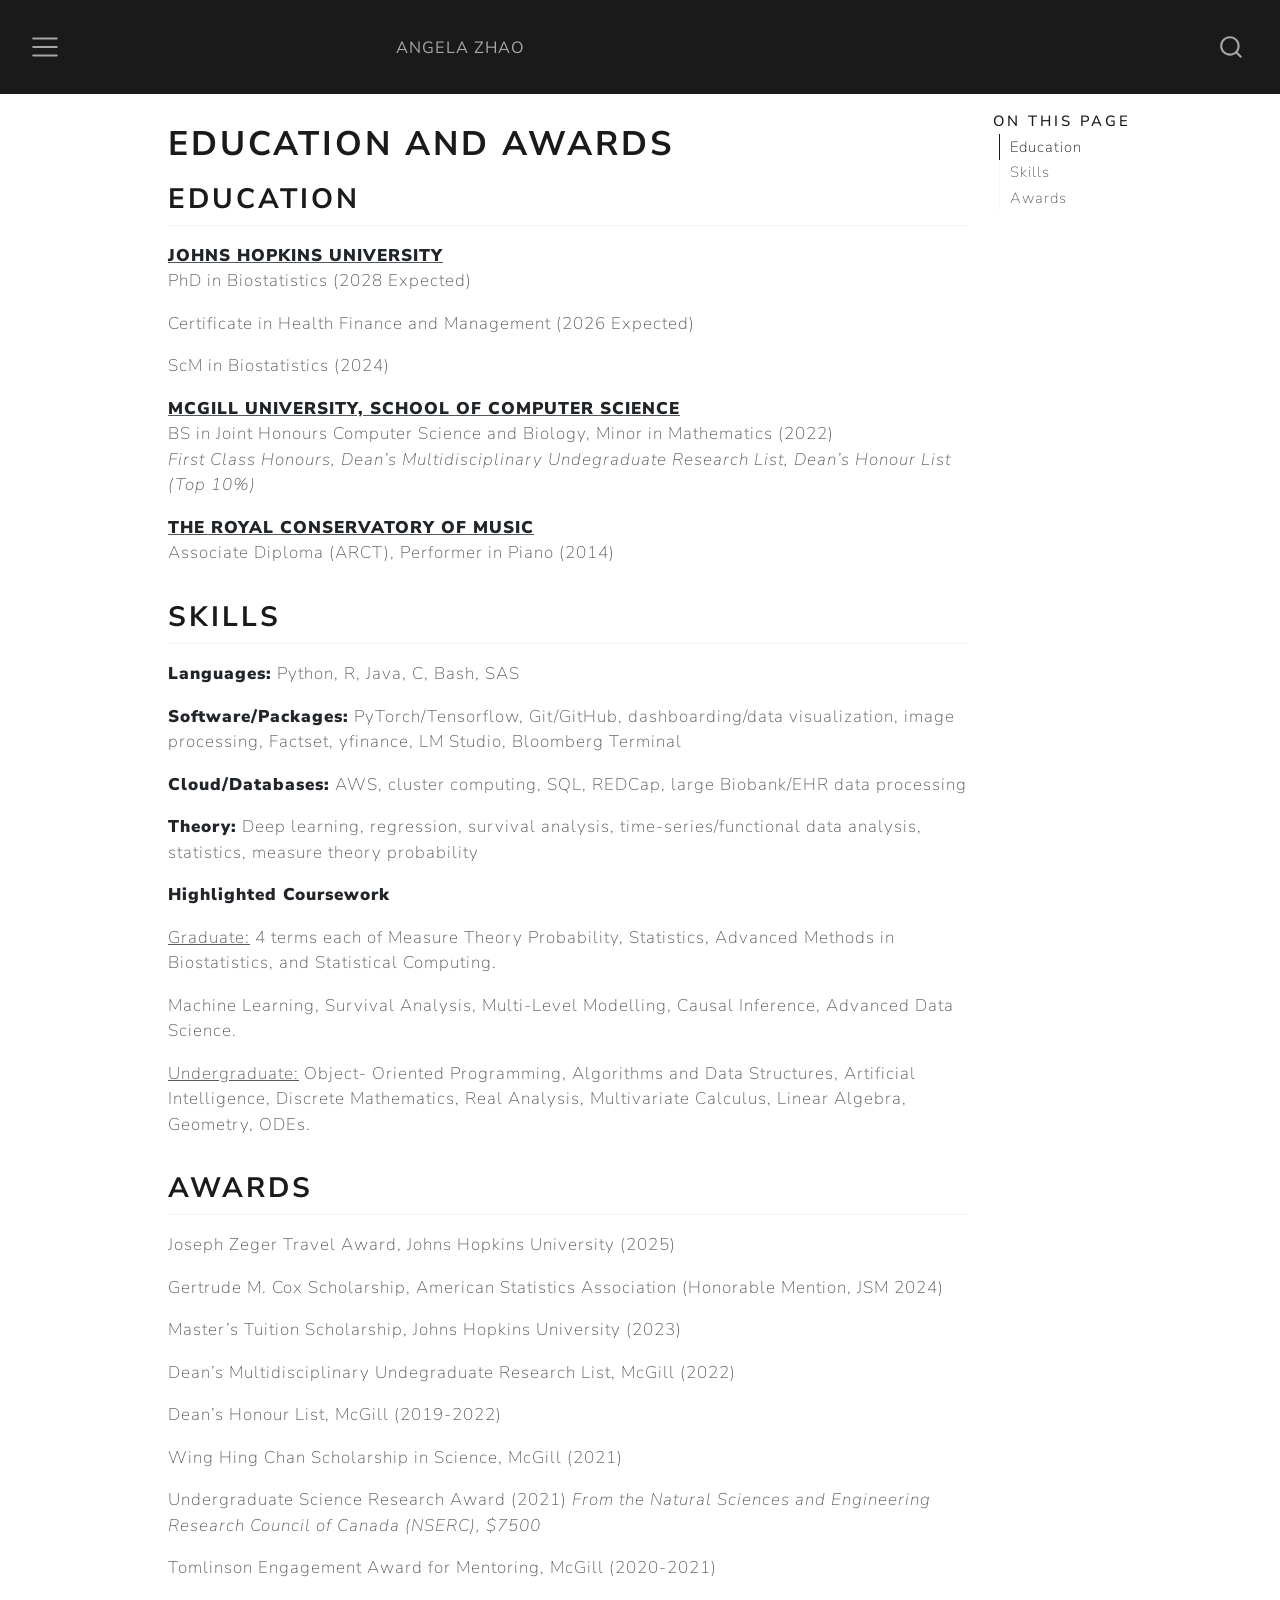
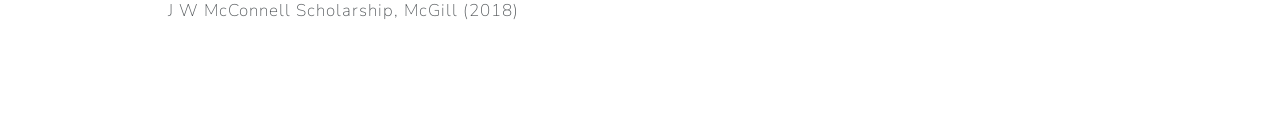
<file: education.html>
<!DOCTYPE html>
<html xmlns="http://www.w3.org/1999/xhtml" lang="en" xml:lang="en"><head>

<meta charset="utf-8">
<meta name="generator" content="quarto-1.7.31">

<meta name="viewport" content="width=device-width, initial-scale=1.0, user-scalable=yes">


<title>Education and Awards – Angela Zhao</title>
<style>
code{white-space: pre-wrap;}
span.smallcaps{font-variant: small-caps;}
div.columns{display: flex; gap: min(4vw, 1.5em);}
div.column{flex: auto; overflow-x: auto;}
div.hanging-indent{margin-left: 1.5em; text-indent: -1.5em;}
ul.task-list{list-style: none;}
ul.task-list li input[type="checkbox"] {
  width: 0.8em;
  margin: 0 0.8em 0.2em -1em; /* quarto-specific, see https://github.com/quarto-dev/quarto-cli/issues/4556 */ 
  vertical-align: middle;
}
</style>


<script src="site_libs/quarto-nav/quarto-nav.js"></script>
<script src="site_libs/quarto-nav/headroom.min.js"></script>
<script src="site_libs/clipboard/clipboard.min.js"></script>
<script src="site_libs/quarto-search/autocomplete.umd.js"></script>
<script src="site_libs/quarto-search/fuse.min.js"></script>
<script src="site_libs/quarto-search/quarto-search.js"></script>
<meta name="quarto:offset" content="./">
<script src="site_libs/quarto-html/quarto.js" type="module"></script>
<script src="site_libs/quarto-html/tabsets/tabsets.js" type="module"></script>
<script src="site_libs/quarto-html/popper.min.js"></script>
<script src="site_libs/quarto-html/tippy.umd.min.js"></script>
<script src="site_libs/quarto-html/anchor.min.js"></script>
<link href="site_libs/quarto-html/tippy.css" rel="stylesheet">
<link href="site_libs/quarto-html/quarto-syntax-highlighting-e1a5c8363afafaef2c763b6775fbf3ca.css" rel="stylesheet" id="quarto-text-highlighting-styles">
<script src="site_libs/bootstrap/bootstrap.min.js"></script>
<link href="site_libs/bootstrap/bootstrap-icons.css" rel="stylesheet">
<link href="site_libs/bootstrap/bootstrap-140504734875f0fa9994fa1a60eab5da.min.css" rel="stylesheet" append-hash="true" id="quarto-bootstrap" data-mode="light">
<script id="quarto-search-options" type="application/json">{
  "location": "navbar",
  "copy-button": false,
  "collapse-after": 3,
  "panel-placement": "end",
  "type": "overlay",
  "limit": 50,
  "keyboard-shortcut": [
    "f",
    "/",
    "s"
  ],
  "show-item-context": false,
  "language": {
    "search-no-results-text": "No results",
    "search-matching-documents-text": "matching documents",
    "search-copy-link-title": "Copy link to search",
    "search-hide-matches-text": "Hide additional matches",
    "search-more-match-text": "more match in this document",
    "search-more-matches-text": "more matches in this document",
    "search-clear-button-title": "Clear",
    "search-text-placeholder": "",
    "search-detached-cancel-button-title": "Cancel",
    "search-submit-button-title": "Submit",
    "search-label": "Search"
  }
}</script>


<link rel="stylesheet" href="styles.css">
</head>

<body class="nav-fixed quarto-light">

<div id="quarto-search-results"></div>
  <header id="quarto-header" class="headroom fixed-top">
    <nav class="navbar navbar-expand-xxl " data-bs-theme="dark">
      <div class="navbar-container container-fluid">
      <div class="navbar-brand-container mx-auto">
    <a class="navbar-brand" href="./index.html">
    <span class="navbar-title">Angela Zhao</span>
    </a>
  </div>
            <div id="quarto-search" class="" title="Search"></div>
          <button class="navbar-toggler" type="button" data-bs-toggle="collapse" data-bs-target="#navbarCollapse" aria-controls="navbarCollapse" role="menu" aria-expanded="false" aria-label="Toggle navigation" onclick="if (window.quartoToggleHeadroom) { window.quartoToggleHeadroom(); }">
  <span class="navbar-toggler-icon"></span>
</button>
          <div class="collapse navbar-collapse" id="navbarCollapse">
            <ul class="navbar-nav navbar-nav-scroll ms-auto">
  <li class="nav-item">
    <a class="nav-link active" href="./education.html" aria-current="page"> 
<span class="menu-text">Education</span></a>
  </li>  
  <li class="nav-item">
    <a class="nav-link" href="./updates.html"> 
<span class="menu-text">Updates</span></a>
  </li>  
  <li class="nav-item">
    <a class="nav-link" href="./publications.html"> 
<span class="menu-text">Publications</span></a>
  </li>  
  <li class="nav-item">
    <a class="nav-link" href="./projects.html"> 
<span class="menu-text">Research &amp; Projects</span></a>
  </li>  
  <li class="nav-item">
    <a class="nav-link" href="./work.html"> 
<span class="menu-text">Work</span></a>
  </li>  
  <li class="nav-item">
    <a class="nav-link" href="https://scholar.google.com/citations?hl=en&amp;user=Vc9Pn4YAAAAJ"> 
<span class="menu-text">Google Scholar</span></a>
  </li>  
  <li class="nav-item">
    <a class="nav-link" href="./resume_AngelaZhao.pdf"> 
<span class="menu-text">Resume</span></a>
  </li>  
  <li class="nav-item compact">
    <a class="nav-link" href="https://github.com/ang-zhao?tab=repositories"> <i class="bi bi-github" role="img">
</i> 
<span class="menu-text"></span></a>
  </li>  
  <li class="nav-item compact">
    <a class="nav-link" href="https://www.linkedin.com/in/angela0zhao/"> <i class="bi bi-linkedin" role="img">
</i> 
<span class="menu-text"></span></a>
  </li>  
</ul>
          </div> <!-- /navcollapse -->
            <div class="quarto-navbar-tools">
</div>
      </div> <!-- /container-fluid -->
    </nav>
</header>
<!-- content -->
<div id="quarto-content" class="quarto-container page-columns page-rows-contents page-layout-article page-navbar">
<!-- sidebar -->
<!-- margin-sidebar -->
    <div id="quarto-margin-sidebar" class="sidebar margin-sidebar">
        <nav id="TOC" role="doc-toc" class="toc-active">
    <h2 id="toc-title">On this page</h2>
   
  <ul>
  <li><a href="#education" id="toc-education" class="nav-link active" data-scroll-target="#education">Education</a></li>
  <li><a href="#skills" id="toc-skills" class="nav-link" data-scroll-target="#skills">Skills</a></li>
  <li><a href="#awards" id="toc-awards" class="nav-link" data-scroll-target="#awards">Awards</a></li>
  </ul>
</nav>
    </div>
<!-- main -->
<main class="content" id="quarto-document-content">

<header id="title-block-header" class="quarto-title-block default">
<div class="quarto-title">
<h1 class="title">Education and Awards</h1>
</div>



<div class="quarto-title-meta">

    
  
    
  </div>
  


</header>


<section id="education" class="level2">
<h2 class="anchored" data-anchor-id="education">Education</h2>
<p><u><strong>JOHNS HOPKINS UNIVERSITY</strong></u><br>
PhD in Biostatistics (2028 Expected)</p>
<p>Certificate in Health Finance and Management (2026 Expected)</p>
<p>ScM in Biostatistics (2024)</p>
<p><u><strong>MCGILL UNIVERSITY, SCHOOL OF COMPUTER SCIENCE</strong></u><br>
BS in Joint Honours Computer Science and Biology, Minor in Mathematics (2022)<br>
<em>First Class Honours, Dean’s Multidisciplinary Undegraduate Research List, Dean’s Honour List (Top 10%)</em></p>
<p><u><strong>THE ROYAL CONSERVATORY OF MUSIC</strong></u><strong><br>
</strong>Associate Diploma (ARCT), Performer in Piano (2014)</p>
</section>
<section id="skills" class="level2">
<h2 class="anchored" data-anchor-id="skills">Skills</h2>
<p><strong>Languages:</strong> Python, R, Java, C, Bash, SAS</p>
<p><strong>Software/Packages:</strong> PyTorch/Tensorflow, Git/GitHub, dashboarding/data visualization, image processing, Factset, yfinance, LM Studio, Bloomberg Terminal</p>
<p><strong>Cloud/Databases:</strong> AWS, cluster computing, SQL, REDCap, large Biobank/EHR data processing</p>
<p><strong>Theory:</strong> Deep learning, regression, survival analysis, time-series/functional data analysis, statistics, measure theory probability</p>
<p><strong>Highlighted Coursework</strong></p>
<p><u>Graduate:</u> 4 terms each of Measure Theory Probability, Statistics, Advanced Methods in Biostatistics, and Statistical Computing.</p>
<p>Machine Learning, Survival Analysis, Multi-Level Modelling, Causal Inference, Advanced Data Science.</p>
<p><u>Undergraduate:</u> Object- Oriented Programming, Algorithms and Data Structures, Artificial Intelligence, Discrete Mathematics, Real Analysis, Multivariate Calculus, Linear Algebra, Geometry, ODEs.</p>
</section>
<section id="awards" class="level2">
<h2 class="anchored" data-anchor-id="awards">Awards</h2>
<p>Joseph Zeger Travel Award, Johns Hopkins University (2025)</p>
<p>Gertrude M. Cox Scholarship, American Statistics Association (Honorable Mention, JSM 2024)</p>
<p>Master’s Tuition Scholarship, Johns Hopkins University (2023)</p>
<p>Dean’s Multidisciplinary Undegraduate Research List, McGill (2022)</p>
<p>Dean’s Honour List, McGill (2019-2022)</p>
<p>Wing Hing Chan Scholarship in Science, McGill (2021)</p>
<p>Undergraduate Science Research Award (2021) <em>From the Natural Sciences and Engineering Research Council of Canada (NSERC), $7500</em></p>
<p>Tomlinson Engagement Award for Mentoring, McGill (2020-2021)</p>
<p>J W McConnell Scholarship, McGill (2018)</p>


</section>

</main> <!-- /main -->
<script id="quarto-html-after-body" type="application/javascript">
  window.document.addEventListener("DOMContentLoaded", function (event) {
    const icon = "";
    const anchorJS = new window.AnchorJS();
    anchorJS.options = {
      placement: 'right',
      icon: icon
    };
    anchorJS.add('.anchored');
    const isCodeAnnotation = (el) => {
      for (const clz of el.classList) {
        if (clz.startsWith('code-annotation-')) {                     
          return true;
        }
      }
      return false;
    }
    const onCopySuccess = function(e) {
      // button target
      const button = e.trigger;
      // don't keep focus
      button.blur();
      // flash "checked"
      button.classList.add('code-copy-button-checked');
      var currentTitle = button.getAttribute("title");
      button.setAttribute("title", "Copied!");
      let tooltip;
      if (window.bootstrap) {
        button.setAttribute("data-bs-toggle", "tooltip");
        button.setAttribute("data-bs-placement", "left");
        button.setAttribute("data-bs-title", "Copied!");
        tooltip = new bootstrap.Tooltip(button, 
          { trigger: "manual", 
            customClass: "code-copy-button-tooltip",
            offset: [0, -8]});
        tooltip.show();    
      }
      setTimeout(function() {
        if (tooltip) {
          tooltip.hide();
          button.removeAttribute("data-bs-title");
          button.removeAttribute("data-bs-toggle");
          button.removeAttribute("data-bs-placement");
        }
        button.setAttribute("title", currentTitle);
        button.classList.remove('code-copy-button-checked');
      }, 1000);
      // clear code selection
      e.clearSelection();
    }
    const getTextToCopy = function(trigger) {
        const codeEl = trigger.previousElementSibling.cloneNode(true);
        for (const childEl of codeEl.children) {
          if (isCodeAnnotation(childEl)) {
            childEl.remove();
          }
        }
        return codeEl.innerText;
    }
    const clipboard = new window.ClipboardJS('.code-copy-button:not([data-in-quarto-modal])', {
      text: getTextToCopy
    });
    clipboard.on('success', onCopySuccess);
    if (window.document.getElementById('quarto-embedded-source-code-modal')) {
      const clipboardModal = new window.ClipboardJS('.code-copy-button[data-in-quarto-modal]', {
        text: getTextToCopy,
        container: window.document.getElementById('quarto-embedded-source-code-modal')
      });
      clipboardModal.on('success', onCopySuccess);
    }
      var localhostRegex = new RegExp(/^(?:http|https):\/\/localhost\:?[0-9]*\//);
      var mailtoRegex = new RegExp(/^mailto:/);
        var filterRegex = new RegExp("https:\/\/ang-zhao\.github\.io\/home\/");
      var isInternal = (href) => {
          return filterRegex.test(href) || localhostRegex.test(href) || mailtoRegex.test(href);
      }
      // Inspect non-navigation links and adorn them if external
     var links = window.document.querySelectorAll('a[href]:not(.nav-link):not(.navbar-brand):not(.toc-action):not(.sidebar-link):not(.sidebar-item-toggle):not(.pagination-link):not(.no-external):not([aria-hidden]):not(.dropdown-item):not(.quarto-navigation-tool):not(.about-link)');
      for (var i=0; i<links.length; i++) {
        const link = links[i];
        if (!isInternal(link.href)) {
          // undo the damage that might have been done by quarto-nav.js in the case of
          // links that we want to consider external
          if (link.dataset.originalHref !== undefined) {
            link.href = link.dataset.originalHref;
          }
        }
      }
    function tippyHover(el, contentFn, onTriggerFn, onUntriggerFn) {
      const config = {
        allowHTML: true,
        maxWidth: 500,
        delay: 100,
        arrow: false,
        appendTo: function(el) {
            return el.parentElement;
        },
        interactive: true,
        interactiveBorder: 10,
        theme: 'quarto',
        placement: 'bottom-start',
      };
      if (contentFn) {
        config.content = contentFn;
      }
      if (onTriggerFn) {
        config.onTrigger = onTriggerFn;
      }
      if (onUntriggerFn) {
        config.onUntrigger = onUntriggerFn;
      }
      window.tippy(el, config); 
    }
    const noterefs = window.document.querySelectorAll('a[role="doc-noteref"]');
    for (var i=0; i<noterefs.length; i++) {
      const ref = noterefs[i];
      tippyHover(ref, function() {
        // use id or data attribute instead here
        let href = ref.getAttribute('data-footnote-href') || ref.getAttribute('href');
        try { href = new URL(href).hash; } catch {}
        const id = href.replace(/^#\/?/, "");
        const note = window.document.getElementById(id);
        if (note) {
          return note.innerHTML;
        } else {
          return "";
        }
      });
    }
    const xrefs = window.document.querySelectorAll('a.quarto-xref');
    const processXRef = (id, note) => {
      // Strip column container classes
      const stripColumnClz = (el) => {
        el.classList.remove("page-full", "page-columns");
        if (el.children) {
          for (const child of el.children) {
            stripColumnClz(child);
          }
        }
      }
      stripColumnClz(note)
      if (id === null || id.startsWith('sec-')) {
        // Special case sections, only their first couple elements
        const container = document.createElement("div");
        if (note.children && note.children.length > 2) {
          container.appendChild(note.children[0].cloneNode(true));
          for (let i = 1; i < note.children.length; i++) {
            const child = note.children[i];
            if (child.tagName === "P" && child.innerText === "") {
              continue;
            } else {
              container.appendChild(child.cloneNode(true));
              break;
            }
          }
          if (window.Quarto?.typesetMath) {
            window.Quarto.typesetMath(container);
          }
          return container.innerHTML
        } else {
          if (window.Quarto?.typesetMath) {
            window.Quarto.typesetMath(note);
          }
          return note.innerHTML;
        }
      } else {
        // Remove any anchor links if they are present
        const anchorLink = note.querySelector('a.anchorjs-link');
        if (anchorLink) {
          anchorLink.remove();
        }
        if (window.Quarto?.typesetMath) {
          window.Quarto.typesetMath(note);
        }
        if (note.classList.contains("callout")) {
          return note.outerHTML;
        } else {
          return note.innerHTML;
        }
      }
    }
    for (var i=0; i<xrefs.length; i++) {
      const xref = xrefs[i];
      tippyHover(xref, undefined, function(instance) {
        instance.disable();
        let url = xref.getAttribute('href');
        let hash = undefined; 
        if (url.startsWith('#')) {
          hash = url;
        } else {
          try { hash = new URL(url).hash; } catch {}
        }
        if (hash) {
          const id = hash.replace(/^#\/?/, "");
          const note = window.document.getElementById(id);
          if (note !== null) {
            try {
              const html = processXRef(id, note.cloneNode(true));
              instance.setContent(html);
            } finally {
              instance.enable();
              instance.show();
            }
          } else {
            // See if we can fetch this
            fetch(url.split('#')[0])
            .then(res => res.text())
            .then(html => {
              const parser = new DOMParser();
              const htmlDoc = parser.parseFromString(html, "text/html");
              const note = htmlDoc.getElementById(id);
              if (note !== null) {
                const html = processXRef(id, note);
                instance.setContent(html);
              } 
            }).finally(() => {
              instance.enable();
              instance.show();
            });
          }
        } else {
          // See if we can fetch a full url (with no hash to target)
          // This is a special case and we should probably do some content thinning / targeting
          fetch(url)
          .then(res => res.text())
          .then(html => {
            const parser = new DOMParser();
            const htmlDoc = parser.parseFromString(html, "text/html");
            const note = htmlDoc.querySelector('main.content');
            if (note !== null) {
              // This should only happen for chapter cross references
              // (since there is no id in the URL)
              // remove the first header
              if (note.children.length > 0 && note.children[0].tagName === "HEADER") {
                note.children[0].remove();
              }
              const html = processXRef(null, note);
              instance.setContent(html);
            } 
          }).finally(() => {
            instance.enable();
            instance.show();
          });
        }
      }, function(instance) {
      });
    }
        let selectedAnnoteEl;
        const selectorForAnnotation = ( cell, annotation) => {
          let cellAttr = 'data-code-cell="' + cell + '"';
          let lineAttr = 'data-code-annotation="' +  annotation + '"';
          const selector = 'span[' + cellAttr + '][' + lineAttr + ']';
          return selector;
        }
        const selectCodeLines = (annoteEl) => {
          const doc = window.document;
          const targetCell = annoteEl.getAttribute("data-target-cell");
          const targetAnnotation = annoteEl.getAttribute("data-target-annotation");
          const annoteSpan = window.document.querySelector(selectorForAnnotation(targetCell, targetAnnotation));
          const lines = annoteSpan.getAttribute("data-code-lines").split(",");
          const lineIds = lines.map((line) => {
            return targetCell + "-" + line;
          })
          let top = null;
          let height = null;
          let parent = null;
          if (lineIds.length > 0) {
              //compute the position of the single el (top and bottom and make a div)
              const el = window.document.getElementById(lineIds[0]);
              top = el.offsetTop;
              height = el.offsetHeight;
              parent = el.parentElement.parentElement;
            if (lineIds.length > 1) {
              const lastEl = window.document.getElementById(lineIds[lineIds.length - 1]);
              const bottom = lastEl.offsetTop + lastEl.offsetHeight;
              height = bottom - top;
            }
            if (top !== null && height !== null && parent !== null) {
              // cook up a div (if necessary) and position it 
              let div = window.document.getElementById("code-annotation-line-highlight");
              if (div === null) {
                div = window.document.createElement("div");
                div.setAttribute("id", "code-annotation-line-highlight");
                div.style.position = 'absolute';
                parent.appendChild(div);
              }
              div.style.top = top - 2 + "px";
              div.style.height = height + 4 + "px";
              div.style.left = 0;
              let gutterDiv = window.document.getElementById("code-annotation-line-highlight-gutter");
              if (gutterDiv === null) {
                gutterDiv = window.document.createElement("div");
                gutterDiv.setAttribute("id", "code-annotation-line-highlight-gutter");
                gutterDiv.style.position = 'absolute';
                const codeCell = window.document.getElementById(targetCell);
                const gutter = codeCell.querySelector('.code-annotation-gutter');
                gutter.appendChild(gutterDiv);
              }
              gutterDiv.style.top = top - 2 + "px";
              gutterDiv.style.height = height + 4 + "px";
            }
            selectedAnnoteEl = annoteEl;
          }
        };
        const unselectCodeLines = () => {
          const elementsIds = ["code-annotation-line-highlight", "code-annotation-line-highlight-gutter"];
          elementsIds.forEach((elId) => {
            const div = window.document.getElementById(elId);
            if (div) {
              div.remove();
            }
          });
          selectedAnnoteEl = undefined;
        };
          // Handle positioning of the toggle
      window.addEventListener(
        "resize",
        throttle(() => {
          elRect = undefined;
          if (selectedAnnoteEl) {
            selectCodeLines(selectedAnnoteEl);
          }
        }, 10)
      );
      function throttle(fn, ms) {
      let throttle = false;
      let timer;
        return (...args) => {
          if(!throttle) { // first call gets through
              fn.apply(this, args);
              throttle = true;
          } else { // all the others get throttled
              if(timer) clearTimeout(timer); // cancel #2
              timer = setTimeout(() => {
                fn.apply(this, args);
                timer = throttle = false;
              }, ms);
          }
        };
      }
        // Attach click handler to the DT
        const annoteDls = window.document.querySelectorAll('dt[data-target-cell]');
        for (const annoteDlNode of annoteDls) {
          annoteDlNode.addEventListener('click', (event) => {
            const clickedEl = event.target;
            if (clickedEl !== selectedAnnoteEl) {
              unselectCodeLines();
              const activeEl = window.document.querySelector('dt[data-target-cell].code-annotation-active');
              if (activeEl) {
                activeEl.classList.remove('code-annotation-active');
              }
              selectCodeLines(clickedEl);
              clickedEl.classList.add('code-annotation-active');
            } else {
              // Unselect the line
              unselectCodeLines();
              clickedEl.classList.remove('code-annotation-active');
            }
          });
        }
    const findCites = (el) => {
      const parentEl = el.parentElement;
      if (parentEl) {
        const cites = parentEl.dataset.cites;
        if (cites) {
          return {
            el,
            cites: cites.split(' ')
          };
        } else {
          return findCites(el.parentElement)
        }
      } else {
        return undefined;
      }
    };
    var bibliorefs = window.document.querySelectorAll('a[role="doc-biblioref"]');
    for (var i=0; i<bibliorefs.length; i++) {
      const ref = bibliorefs[i];
      const citeInfo = findCites(ref);
      if (citeInfo) {
        tippyHover(citeInfo.el, function() {
          var popup = window.document.createElement('div');
          citeInfo.cites.forEach(function(cite) {
            var citeDiv = window.document.createElement('div');
            citeDiv.classList.add('hanging-indent');
            citeDiv.classList.add('csl-entry');
            var biblioDiv = window.document.getElementById('ref-' + cite);
            if (biblioDiv) {
              citeDiv.innerHTML = biblioDiv.innerHTML;
            }
            popup.appendChild(citeDiv);
          });
          return popup.innerHTML;
        });
      }
    }
  });
  </script>
</div> <!-- /content -->




</body></html>
</file>
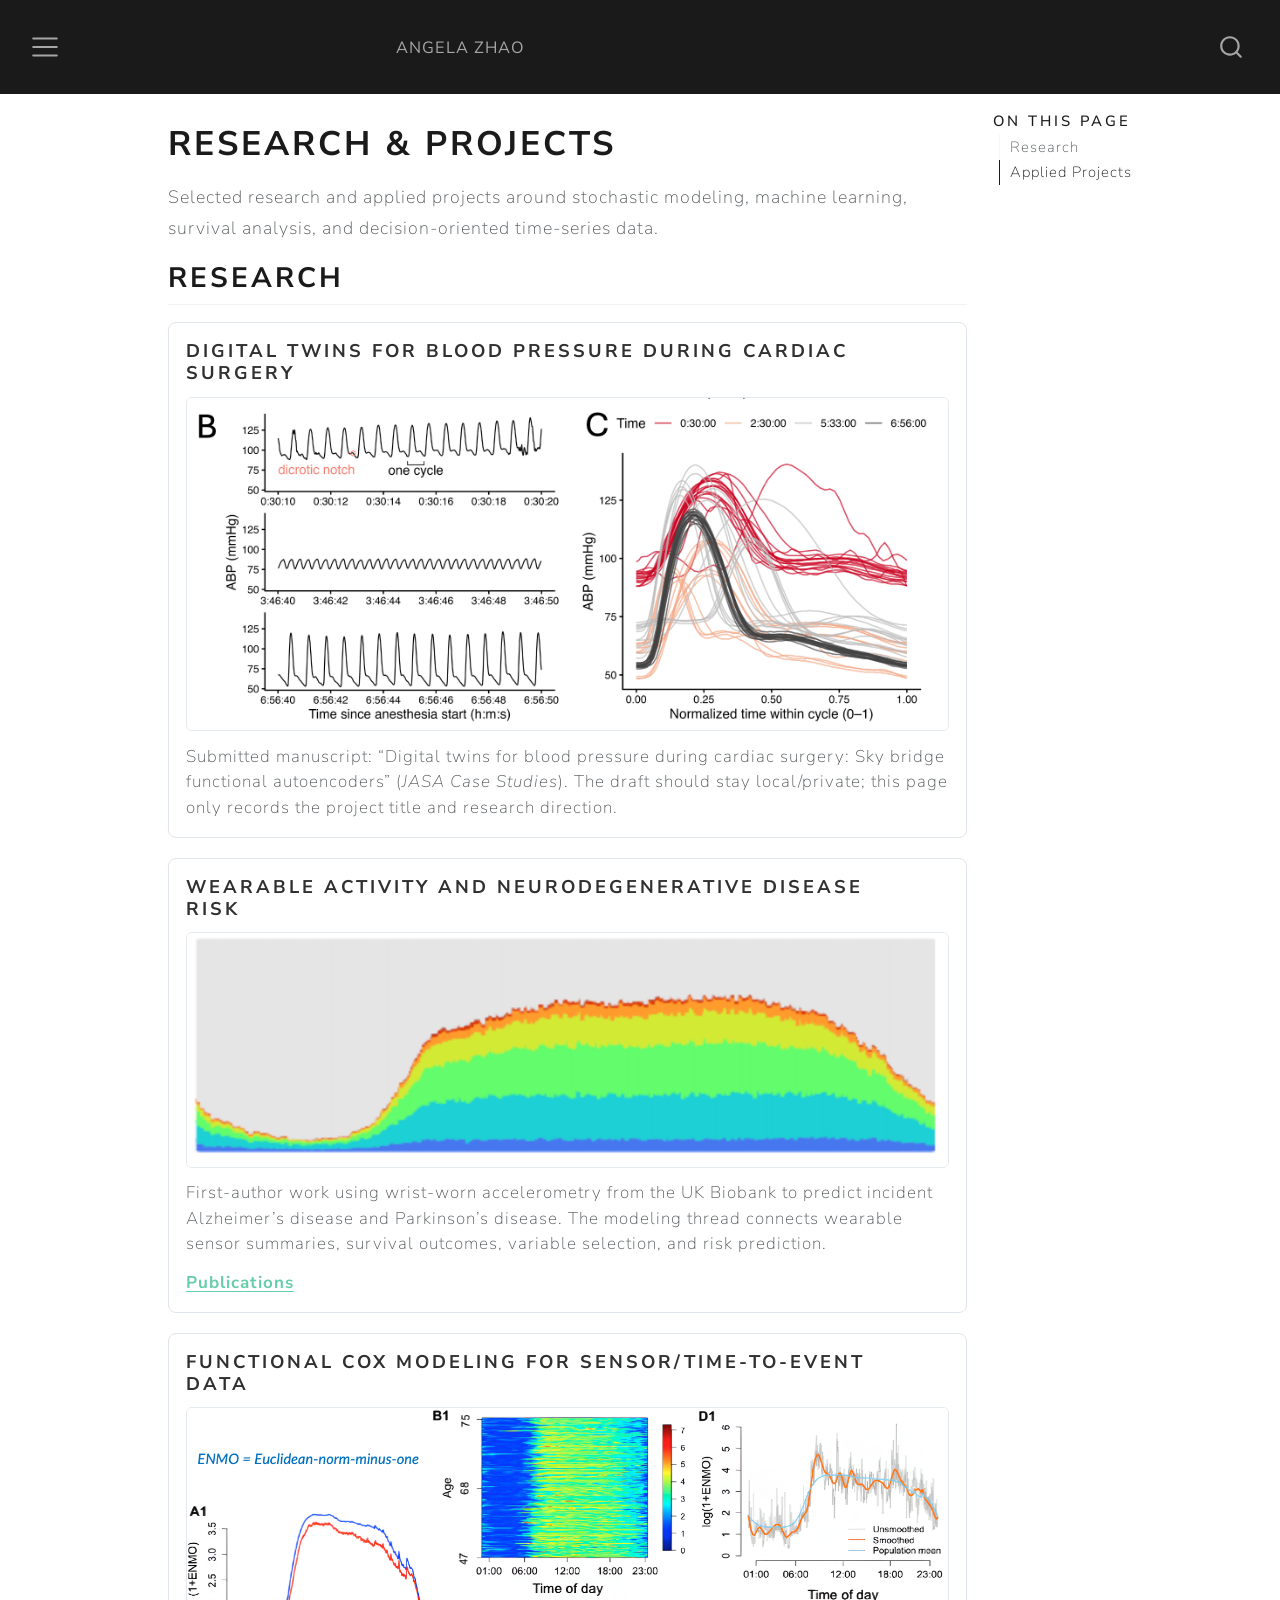
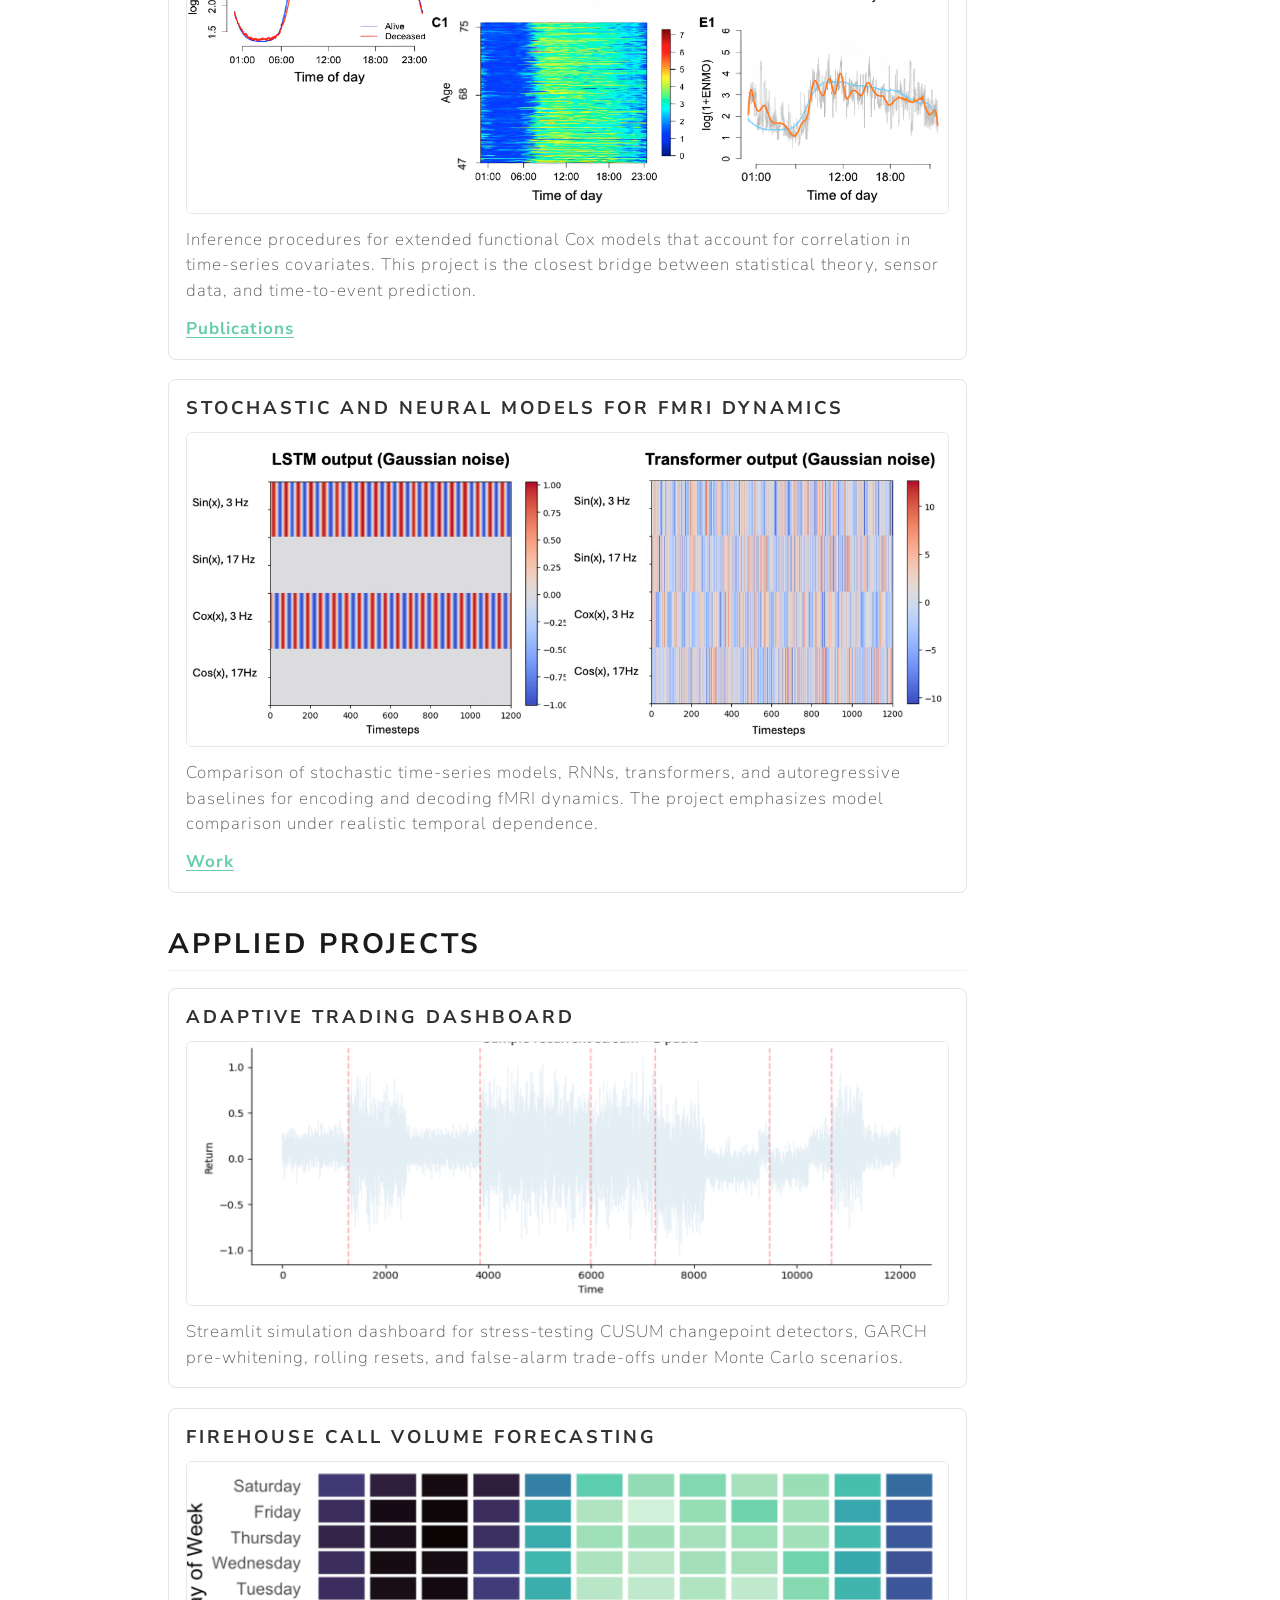
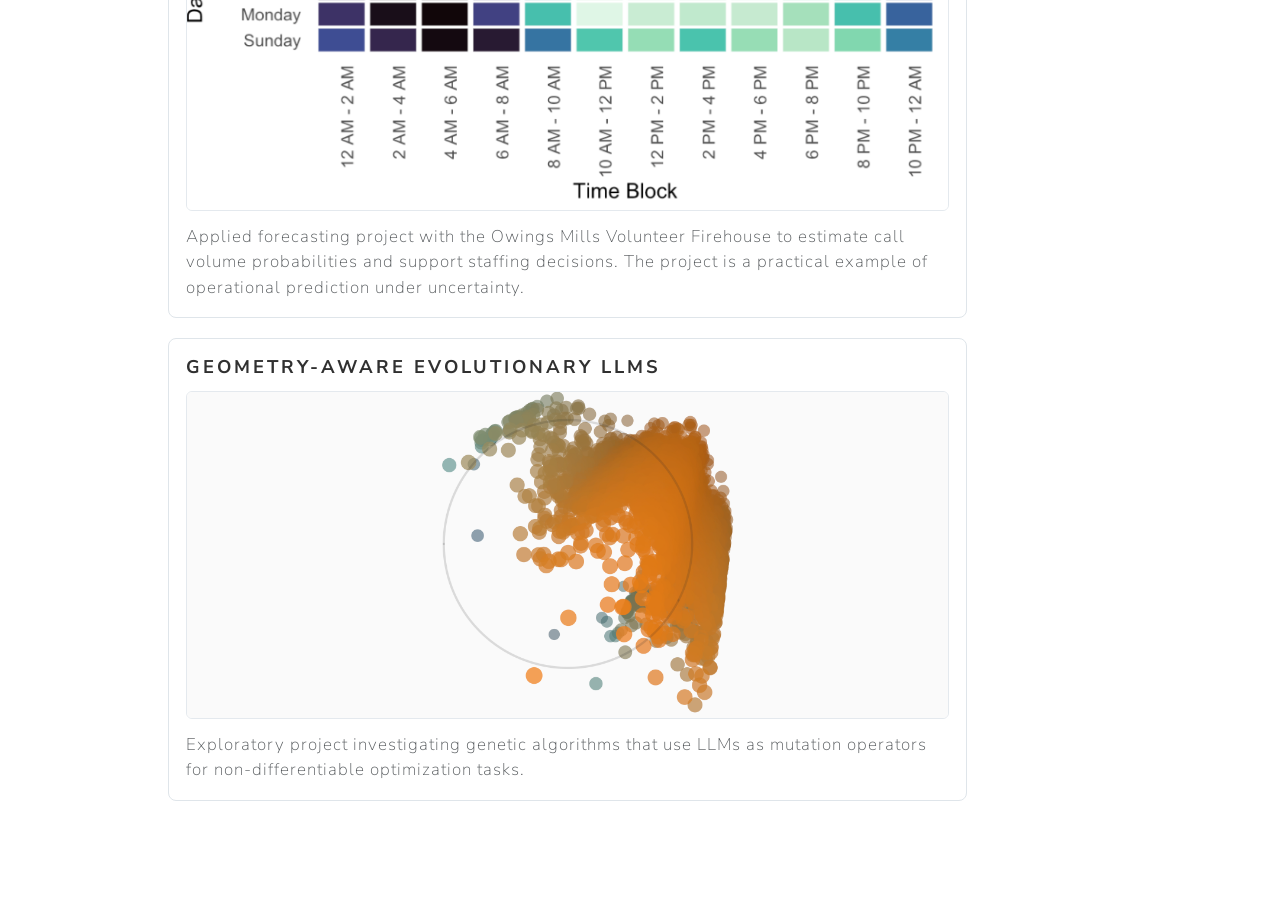
<file: projects.html>
<!DOCTYPE html>
<html xmlns="http://www.w3.org/1999/xhtml" lang="en" xml:lang="en"><head>

<meta charset="utf-8">
<meta name="generator" content="quarto-1.7.31">

<meta name="viewport" content="width=device-width, initial-scale=1.0, user-scalable=yes">


<title>Research &amp; Projects – Angela Zhao</title>
<style>
code{white-space: pre-wrap;}
span.smallcaps{font-variant: small-caps;}
div.columns{display: flex; gap: min(4vw, 1.5em);}
div.column{flex: auto; overflow-x: auto;}
div.hanging-indent{margin-left: 1.5em; text-indent: -1.5em;}
ul.task-list{list-style: none;}
ul.task-list li input[type="checkbox"] {
  width: 0.8em;
  margin: 0 0.8em 0.2em -1em; /* quarto-specific, see https://github.com/quarto-dev/quarto-cli/issues/4556 */ 
  vertical-align: middle;
}
</style>


<script src="site_libs/quarto-nav/quarto-nav.js"></script>
<script src="site_libs/quarto-nav/headroom.min.js"></script>
<script src="site_libs/clipboard/clipboard.min.js"></script>
<script src="site_libs/quarto-search/autocomplete.umd.js"></script>
<script src="site_libs/quarto-search/fuse.min.js"></script>
<script src="site_libs/quarto-search/quarto-search.js"></script>
<meta name="quarto:offset" content="./">
<script src="site_libs/quarto-html/quarto.js" type="module"></script>
<script src="site_libs/quarto-html/tabsets/tabsets.js" type="module"></script>
<script src="site_libs/quarto-html/popper.min.js"></script>
<script src="site_libs/quarto-html/tippy.umd.min.js"></script>
<script src="site_libs/quarto-html/anchor.min.js"></script>
<link href="site_libs/quarto-html/tippy.css" rel="stylesheet">
<link href="site_libs/quarto-html/quarto-syntax-highlighting-e1a5c8363afafaef2c763b6775fbf3ca.css" rel="stylesheet" id="quarto-text-highlighting-styles">
<script src="site_libs/bootstrap/bootstrap.min.js"></script>
<link href="site_libs/bootstrap/bootstrap-icons.css" rel="stylesheet">
<link href="site_libs/bootstrap/bootstrap-140504734875f0fa9994fa1a60eab5da.min.css" rel="stylesheet" append-hash="true" id="quarto-bootstrap" data-mode="light">
<script id="quarto-search-options" type="application/json">{
  "location": "navbar",
  "copy-button": false,
  "collapse-after": 3,
  "panel-placement": "end",
  "type": "overlay",
  "limit": 50,
  "keyboard-shortcut": [
    "f",
    "/",
    "s"
  ],
  "show-item-context": false,
  "language": {
    "search-no-results-text": "No results",
    "search-matching-documents-text": "matching documents",
    "search-copy-link-title": "Copy link to search",
    "search-hide-matches-text": "Hide additional matches",
    "search-more-match-text": "more match in this document",
    "search-more-matches-text": "more matches in this document",
    "search-clear-button-title": "Clear",
    "search-text-placeholder": "",
    "search-detached-cancel-button-title": "Cancel",
    "search-submit-button-title": "Submit",
    "search-label": "Search"
  }
}</script>


<link rel="stylesheet" href="styles.css">
</head>

<body class="nav-fixed quarto-light">

<div id="quarto-search-results"></div>
  <header id="quarto-header" class="headroom fixed-top">
    <nav class="navbar navbar-expand-xxl " data-bs-theme="dark">
      <div class="navbar-container container-fluid">
      <div class="navbar-brand-container mx-auto">
    <a class="navbar-brand" href="./index.html">
    <span class="navbar-title">Angela Zhao</span>
    </a>
  </div>
            <div id="quarto-search" class="" title="Search"></div>
          <button class="navbar-toggler" type="button" data-bs-toggle="collapse" data-bs-target="#navbarCollapse" aria-controls="navbarCollapse" role="menu" aria-expanded="false" aria-label="Toggle navigation" onclick="if (window.quartoToggleHeadroom) { window.quartoToggleHeadroom(); }">
  <span class="navbar-toggler-icon"></span>
</button>
          <div class="collapse navbar-collapse" id="navbarCollapse">
            <ul class="navbar-nav navbar-nav-scroll ms-auto">
  <li class="nav-item">
    <a class="nav-link" href="./education.html"> 
<span class="menu-text">Education</span></a>
  </li>  
  <li class="nav-item">
    <a class="nav-link" href="./updates.html"> 
<span class="menu-text">Updates</span></a>
  </li>  
  <li class="nav-item">
    <a class="nav-link" href="./publications.html"> 
<span class="menu-text">Publications</span></a>
  </li>  
  <li class="nav-item">
    <a class="nav-link active" href="./projects.html" aria-current="page"> 
<span class="menu-text">Research &amp; Projects</span></a>
  </li>  
  <li class="nav-item">
    <a class="nav-link" href="./work.html"> 
<span class="menu-text">Work</span></a>
  </li>  
  <li class="nav-item">
    <a class="nav-link" href="https://scholar.google.com/citations?hl=en&amp;user=Vc9Pn4YAAAAJ"> 
<span class="menu-text">Google Scholar</span></a>
  </li>  
  <li class="nav-item">
    <a class="nav-link" href="./resume_AngelaZhao.pdf"> 
<span class="menu-text">Resume</span></a>
  </li>  
  <li class="nav-item compact">
    <a class="nav-link" href="https://github.com/ang-zhao?tab=repositories"> <i class="bi bi-github" role="img">
</i> 
<span class="menu-text"></span></a>
  </li>  
  <li class="nav-item compact">
    <a class="nav-link" href="https://www.linkedin.com/in/angela0zhao/"> <i class="bi bi-linkedin" role="img">
</i> 
<span class="menu-text"></span></a>
  </li>  
</ul>
          </div> <!-- /navcollapse -->
            <div class="quarto-navbar-tools">
</div>
      </div> <!-- /container-fluid -->
    </nav>
</header>
<!-- content -->
<div id="quarto-content" class="quarto-container page-columns page-rows-contents page-layout-article page-navbar">
<!-- sidebar -->
<!-- margin-sidebar -->
    <div id="quarto-margin-sidebar" class="sidebar margin-sidebar">
        <nav id="TOC" role="doc-toc" class="toc-active">
    <h2 id="toc-title">On this page</h2>
   
  <ul>
  <li><a href="#research" id="toc-research" class="nav-link active" data-scroll-target="#research">Research</a></li>
  <li><a href="#applied-projects" id="toc-applied-projects" class="nav-link" data-scroll-target="#applied-projects">Applied Projects</a></li>
  </ul>
</nav>
    </div>
<!-- main -->
<main class="content" id="quarto-document-content">

<header id="title-block-header" class="quarto-title-block default">
<div class="quarto-title">
<h1 class="title">Research &amp; Projects</h1>
</div>



<div class="quarto-title-meta">

    
  
    
  </div>
  


</header>


<div class="page-intro">
<p>Selected research and applied projects around stochastic modeling, machine learning, survival analysis, and decision-oriented time-series data.</p>
</div>
<section id="research" class="level2">
<h2 class="anchored" data-anchor-id="research">Research</h2>
<div class="project-grid">
<section id="digital-twins-for-blood-pressure-during-cardiac-surgery" class="level3 project-card">
<h3 class="anchored" data-anchor-id="digital-twins-for-blood-pressure-during-cardiac-surgery">Digital twins for blood pressure during cardiac surgery</h3>
<p><img src="assets/figures/digital-twins-blood-pressure.png" class="project-figure img-fluid" alt="Digital twins for blood pressure during cardiac surgery"></p>
<p>Submitted manuscript: “Digital twins for blood pressure during cardiac surgery: Sky bridge functional autoencoders” (<em>JASA Case Studies</em>). The draft should stay local/private; this page only records the project title and research direction.</p>
</section>
<section id="wearable-activity-and-neurodegenerative-disease-risk" class="level3 project-card">
<h3 class="anchored" data-anchor-id="wearable-activity-and-neurodegenerative-disease-risk">Wearable activity and neurodegenerative disease risk</h3>
<p><img src="assets/figures/wearable-risk-summary.png" class="project-figure img-fluid" alt="Wearable activity and neurodegenerative disease risk summary"></p>
<p>First-author work using wrist-worn accelerometry from the UK Biobank to predict incident Alzheimer’s disease and Parkinson’s disease. The modeling thread connects wearable sensor summaries, survival outcomes, variable selection, and risk prediction.</p>
<p><a href="./publications.html" class="project-link">Publications</a></p>
</section>
<section id="functional-cox-modeling-for-sensortime-to-event-data" class="level3 project-card">
<h3 class="anchored" data-anchor-id="functional-cox-modeling-for-sensortime-to-event-data">Functional Cox modeling for sensor/time-to-event data</h3>
<p><img src="assets/figures/functional-cox-inference.png" class="project-figure img-fluid" alt="Functional Cox inference for sensor and time-to-event data"></p>
<p>Inference procedures for extended functional Cox models that account for correlation in time-series covariates. This project is the closest bridge between statistical theory, sensor data, and time-to-event prediction.</p>
<p><a href="./publications.html" class="project-link">Publications</a></p>
</section>
<section id="stochastic-and-neural-models-for-fmri-dynamics" class="level3 project-card">
<h3 class="anchored" data-anchor-id="stochastic-and-neural-models-for-fmri-dynamics">Stochastic and neural models for fMRI dynamics</h3>
<p><img src="assets/figures/fmri-model-comparison.png" class="project-figure img-fluid" alt="Stochastic and neural model comparison for fMRI dynamics"></p>
<p>Comparison of stochastic time-series models, RNNs, transformers, and autoregressive baselines for encoding and decoding fMRI dynamics. The project emphasizes model comparison under realistic temporal dependence.</p>
<p><a href="./work.html" class="project-link">Work</a></p>
</section>
</div>
</section>
<section id="applied-projects" class="level2">
<h2 class="anchored" data-anchor-id="applied-projects">Applied Projects</h2>
<div class="project-grid">
<section id="adaptive-trading-dashboard" class="level3 project-card">
<h3 class="anchored" data-anchor-id="adaptive-trading-dashboard">Adaptive Trading Dashboard</h3>
<p><img src="assets/figures/adaptive-trading-dashboard.png" class="project-figure img-fluid" alt="Adaptive trading dashboard"></p>
<p>Streamlit simulation dashboard for stress-testing CUSUM changepoint detectors, GARCH pre-whitening, rolling resets, and false-alarm trade-offs under Monte Carlo scenarios.</p>
<!-- Dashboard link temporarily hidden while the Streamlit app is unavailable. -->
</section>
<section id="firehouse-call-volume-forecasting" class="level3 project-card">
<h3 class="anchored" data-anchor-id="firehouse-call-volume-forecasting">Firehouse call volume forecasting</h3>
<p><img src="assets/figures/firehouse-call-forecast.png" class="project-figure img-fluid" alt="Firehouse call volume forecasting"></p>
<p>Applied forecasting project with the Owings Mills Volunteer Firehouse to estimate call volume probabilities and support staffing decisions. The project is a practical example of operational prediction under uncertainty.</p>
</section>
<section id="geometry-aware-evolutionary-llms" class="level3 project-card">
<h3 class="anchored" data-anchor-id="geometry-aware-evolutionary-llms">Geometry-aware evolutionary LLMs</h3>
<p><img src="assets/figures/evolutionary-llm-optimization.png" class="project-figure img-fluid" alt="Geometry-aware evolutionary LLM optimization"></p>
<p>Exploratory project investigating genetic algorithms that use LLMs as mutation operators for non-differentiable optimization tasks.</p>
</section>
</div>


</section>

</main> <!-- /main -->
<script id="quarto-html-after-body" type="application/javascript">
  window.document.addEventListener("DOMContentLoaded", function (event) {
    const icon = "";
    const anchorJS = new window.AnchorJS();
    anchorJS.options = {
      placement: 'right',
      icon: icon
    };
    anchorJS.add('.anchored');
    const isCodeAnnotation = (el) => {
      for (const clz of el.classList) {
        if (clz.startsWith('code-annotation-')) {                     
          return true;
        }
      }
      return false;
    }
    const onCopySuccess = function(e) {
      // button target
      const button = e.trigger;
      // don't keep focus
      button.blur();
      // flash "checked"
      button.classList.add('code-copy-button-checked');
      var currentTitle = button.getAttribute("title");
      button.setAttribute("title", "Copied!");
      let tooltip;
      if (window.bootstrap) {
        button.setAttribute("data-bs-toggle", "tooltip");
        button.setAttribute("data-bs-placement", "left");
        button.setAttribute("data-bs-title", "Copied!");
        tooltip = new bootstrap.Tooltip(button, 
          { trigger: "manual", 
            customClass: "code-copy-button-tooltip",
            offset: [0, -8]});
        tooltip.show();    
      }
      setTimeout(function() {
        if (tooltip) {
          tooltip.hide();
          button.removeAttribute("data-bs-title");
          button.removeAttribute("data-bs-toggle");
          button.removeAttribute("data-bs-placement");
        }
        button.setAttribute("title", currentTitle);
        button.classList.remove('code-copy-button-checked');
      }, 1000);
      // clear code selection
      e.clearSelection();
    }
    const getTextToCopy = function(trigger) {
        const codeEl = trigger.previousElementSibling.cloneNode(true);
        for (const childEl of codeEl.children) {
          if (isCodeAnnotation(childEl)) {
            childEl.remove();
          }
        }
        return codeEl.innerText;
    }
    const clipboard = new window.ClipboardJS('.code-copy-button:not([data-in-quarto-modal])', {
      text: getTextToCopy
    });
    clipboard.on('success', onCopySuccess);
    if (window.document.getElementById('quarto-embedded-source-code-modal')) {
      const clipboardModal = new window.ClipboardJS('.code-copy-button[data-in-quarto-modal]', {
        text: getTextToCopy,
        container: window.document.getElementById('quarto-embedded-source-code-modal')
      });
      clipboardModal.on('success', onCopySuccess);
    }
      var localhostRegex = new RegExp(/^(?:http|https):\/\/localhost\:?[0-9]*\//);
      var mailtoRegex = new RegExp(/^mailto:/);
        var filterRegex = new RegExp("https:\/\/ang-zhao\.github\.io\/home\/");
      var isInternal = (href) => {
          return filterRegex.test(href) || localhostRegex.test(href) || mailtoRegex.test(href);
      }
      // Inspect non-navigation links and adorn them if external
     var links = window.document.querySelectorAll('a[href]:not(.nav-link):not(.navbar-brand):not(.toc-action):not(.sidebar-link):not(.sidebar-item-toggle):not(.pagination-link):not(.no-external):not([aria-hidden]):not(.dropdown-item):not(.quarto-navigation-tool):not(.about-link)');
      for (var i=0; i<links.length; i++) {
        const link = links[i];
        if (!isInternal(link.href)) {
          // undo the damage that might have been done by quarto-nav.js in the case of
          // links that we want to consider external
          if (link.dataset.originalHref !== undefined) {
            link.href = link.dataset.originalHref;
          }
        }
      }
    function tippyHover(el, contentFn, onTriggerFn, onUntriggerFn) {
      const config = {
        allowHTML: true,
        maxWidth: 500,
        delay: 100,
        arrow: false,
        appendTo: function(el) {
            return el.parentElement;
        },
        interactive: true,
        interactiveBorder: 10,
        theme: 'quarto',
        placement: 'bottom-start',
      };
      if (contentFn) {
        config.content = contentFn;
      }
      if (onTriggerFn) {
        config.onTrigger = onTriggerFn;
      }
      if (onUntriggerFn) {
        config.onUntrigger = onUntriggerFn;
      }
      window.tippy(el, config); 
    }
    const noterefs = window.document.querySelectorAll('a[role="doc-noteref"]');
    for (var i=0; i<noterefs.length; i++) {
      const ref = noterefs[i];
      tippyHover(ref, function() {
        // use id or data attribute instead here
        let href = ref.getAttribute('data-footnote-href') || ref.getAttribute('href');
        try { href = new URL(href).hash; } catch {}
        const id = href.replace(/^#\/?/, "");
        const note = window.document.getElementById(id);
        if (note) {
          return note.innerHTML;
        } else {
          return "";
        }
      });
    }
    const xrefs = window.document.querySelectorAll('a.quarto-xref');
    const processXRef = (id, note) => {
      // Strip column container classes
      const stripColumnClz = (el) => {
        el.classList.remove("page-full", "page-columns");
        if (el.children) {
          for (const child of el.children) {
            stripColumnClz(child);
          }
        }
      }
      stripColumnClz(note)
      if (id === null || id.startsWith('sec-')) {
        // Special case sections, only their first couple elements
        const container = document.createElement("div");
        if (note.children && note.children.length > 2) {
          container.appendChild(note.children[0].cloneNode(true));
          for (let i = 1; i < note.children.length; i++) {
            const child = note.children[i];
            if (child.tagName === "P" && child.innerText === "") {
              continue;
            } else {
              container.appendChild(child.cloneNode(true));
              break;
            }
          }
          if (window.Quarto?.typesetMath) {
            window.Quarto.typesetMath(container);
          }
          return container.innerHTML
        } else {
          if (window.Quarto?.typesetMath) {
            window.Quarto.typesetMath(note);
          }
          return note.innerHTML;
        }
      } else {
        // Remove any anchor links if they are present
        const anchorLink = note.querySelector('a.anchorjs-link');
        if (anchorLink) {
          anchorLink.remove();
        }
        if (window.Quarto?.typesetMath) {
          window.Quarto.typesetMath(note);
        }
        if (note.classList.contains("callout")) {
          return note.outerHTML;
        } else {
          return note.innerHTML;
        }
      }
    }
    for (var i=0; i<xrefs.length; i++) {
      const xref = xrefs[i];
      tippyHover(xref, undefined, function(instance) {
        instance.disable();
        let url = xref.getAttribute('href');
        let hash = undefined; 
        if (url.startsWith('#')) {
          hash = url;
        } else {
          try { hash = new URL(url).hash; } catch {}
        }
        if (hash) {
          const id = hash.replace(/^#\/?/, "");
          const note = window.document.getElementById(id);
          if (note !== null) {
            try {
              const html = processXRef(id, note.cloneNode(true));
              instance.setContent(html);
            } finally {
              instance.enable();
              instance.show();
            }
          } else {
            // See if we can fetch this
            fetch(url.split('#')[0])
            .then(res => res.text())
            .then(html => {
              const parser = new DOMParser();
              const htmlDoc = parser.parseFromString(html, "text/html");
              const note = htmlDoc.getElementById(id);
              if (note !== null) {
                const html = processXRef(id, note);
                instance.setContent(html);
              } 
            }).finally(() => {
              instance.enable();
              instance.show();
            });
          }
        } else {
          // See if we can fetch a full url (with no hash to target)
          // This is a special case and we should probably do some content thinning / targeting
          fetch(url)
          .then(res => res.text())
          .then(html => {
            const parser = new DOMParser();
            const htmlDoc = parser.parseFromString(html, "text/html");
            const note = htmlDoc.querySelector('main.content');
            if (note !== null) {
              // This should only happen for chapter cross references
              // (since there is no id in the URL)
              // remove the first header
              if (note.children.length > 0 && note.children[0].tagName === "HEADER") {
                note.children[0].remove();
              }
              const html = processXRef(null, note);
              instance.setContent(html);
            } 
          }).finally(() => {
            instance.enable();
            instance.show();
          });
        }
      }, function(instance) {
      });
    }
        let selectedAnnoteEl;
        const selectorForAnnotation = ( cell, annotation) => {
          let cellAttr = 'data-code-cell="' + cell + '"';
          let lineAttr = 'data-code-annotation="' +  annotation + '"';
          const selector = 'span[' + cellAttr + '][' + lineAttr + ']';
          return selector;
        }
        const selectCodeLines = (annoteEl) => {
          const doc = window.document;
          const targetCell = annoteEl.getAttribute("data-target-cell");
          const targetAnnotation = annoteEl.getAttribute("data-target-annotation");
          const annoteSpan = window.document.querySelector(selectorForAnnotation(targetCell, targetAnnotation));
          const lines = annoteSpan.getAttribute("data-code-lines").split(",");
          const lineIds = lines.map((line) => {
            return targetCell + "-" + line;
          })
          let top = null;
          let height = null;
          let parent = null;
          if (lineIds.length > 0) {
              //compute the position of the single el (top and bottom and make a div)
              const el = window.document.getElementById(lineIds[0]);
              top = el.offsetTop;
              height = el.offsetHeight;
              parent = el.parentElement.parentElement;
            if (lineIds.length > 1) {
              const lastEl = window.document.getElementById(lineIds[lineIds.length - 1]);
              const bottom = lastEl.offsetTop + lastEl.offsetHeight;
              height = bottom - top;
            }
            if (top !== null && height !== null && parent !== null) {
              // cook up a div (if necessary) and position it 
              let div = window.document.getElementById("code-annotation-line-highlight");
              if (div === null) {
                div = window.document.createElement("div");
                div.setAttribute("id", "code-annotation-line-highlight");
                div.style.position = 'absolute';
                parent.appendChild(div);
              }
              div.style.top = top - 2 + "px";
              div.style.height = height + 4 + "px";
              div.style.left = 0;
              let gutterDiv = window.document.getElementById("code-annotation-line-highlight-gutter");
              if (gutterDiv === null) {
                gutterDiv = window.document.createElement("div");
                gutterDiv.setAttribute("id", "code-annotation-line-highlight-gutter");
                gutterDiv.style.position = 'absolute';
                const codeCell = window.document.getElementById(targetCell);
                const gutter = codeCell.querySelector('.code-annotation-gutter');
                gutter.appendChild(gutterDiv);
              }
              gutterDiv.style.top = top - 2 + "px";
              gutterDiv.style.height = height + 4 + "px";
            }
            selectedAnnoteEl = annoteEl;
          }
        };
        const unselectCodeLines = () => {
          const elementsIds = ["code-annotation-line-highlight", "code-annotation-line-highlight-gutter"];
          elementsIds.forEach((elId) => {
            const div = window.document.getElementById(elId);
            if (div) {
              div.remove();
            }
          });
          selectedAnnoteEl = undefined;
        };
          // Handle positioning of the toggle
      window.addEventListener(
        "resize",
        throttle(() => {
          elRect = undefined;
          if (selectedAnnoteEl) {
            selectCodeLines(selectedAnnoteEl);
          }
        }, 10)
      );
      function throttle(fn, ms) {
      let throttle = false;
      let timer;
        return (...args) => {
          if(!throttle) { // first call gets through
              fn.apply(this, args);
              throttle = true;
          } else { // all the others get throttled
              if(timer) clearTimeout(timer); // cancel #2
              timer = setTimeout(() => {
                fn.apply(this, args);
                timer = throttle = false;
              }, ms);
          }
        };
      }
        // Attach click handler to the DT
        const annoteDls = window.document.querySelectorAll('dt[data-target-cell]');
        for (const annoteDlNode of annoteDls) {
          annoteDlNode.addEventListener('click', (event) => {
            const clickedEl = event.target;
            if (clickedEl !== selectedAnnoteEl) {
              unselectCodeLines();
              const activeEl = window.document.querySelector('dt[data-target-cell].code-annotation-active');
              if (activeEl) {
                activeEl.classList.remove('code-annotation-active');
              }
              selectCodeLines(clickedEl);
              clickedEl.classList.add('code-annotation-active');
            } else {
              // Unselect the line
              unselectCodeLines();
              clickedEl.classList.remove('code-annotation-active');
            }
          });
        }
    const findCites = (el) => {
      const parentEl = el.parentElement;
      if (parentEl) {
        const cites = parentEl.dataset.cites;
        if (cites) {
          return {
            el,
            cites: cites.split(' ')
          };
        } else {
          return findCites(el.parentElement)
        }
      } else {
        return undefined;
      }
    };
    var bibliorefs = window.document.querySelectorAll('a[role="doc-biblioref"]');
    for (var i=0; i<bibliorefs.length; i++) {
      const ref = bibliorefs[i];
      const citeInfo = findCites(ref);
      if (citeInfo) {
        tippyHover(citeInfo.el, function() {
          var popup = window.document.createElement('div');
          citeInfo.cites.forEach(function(cite) {
            var citeDiv = window.document.createElement('div');
            citeDiv.classList.add('hanging-indent');
            citeDiv.classList.add('csl-entry');
            var biblioDiv = window.document.getElementById('ref-' + cite);
            if (biblioDiv) {
              citeDiv.innerHTML = biblioDiv.innerHTML;
            }
            popup.appendChild(citeDiv);
          });
          return popup.innerHTML;
        });
      }
    }
  });
  </script>
</div> <!-- /content -->




</body></html>
</file>
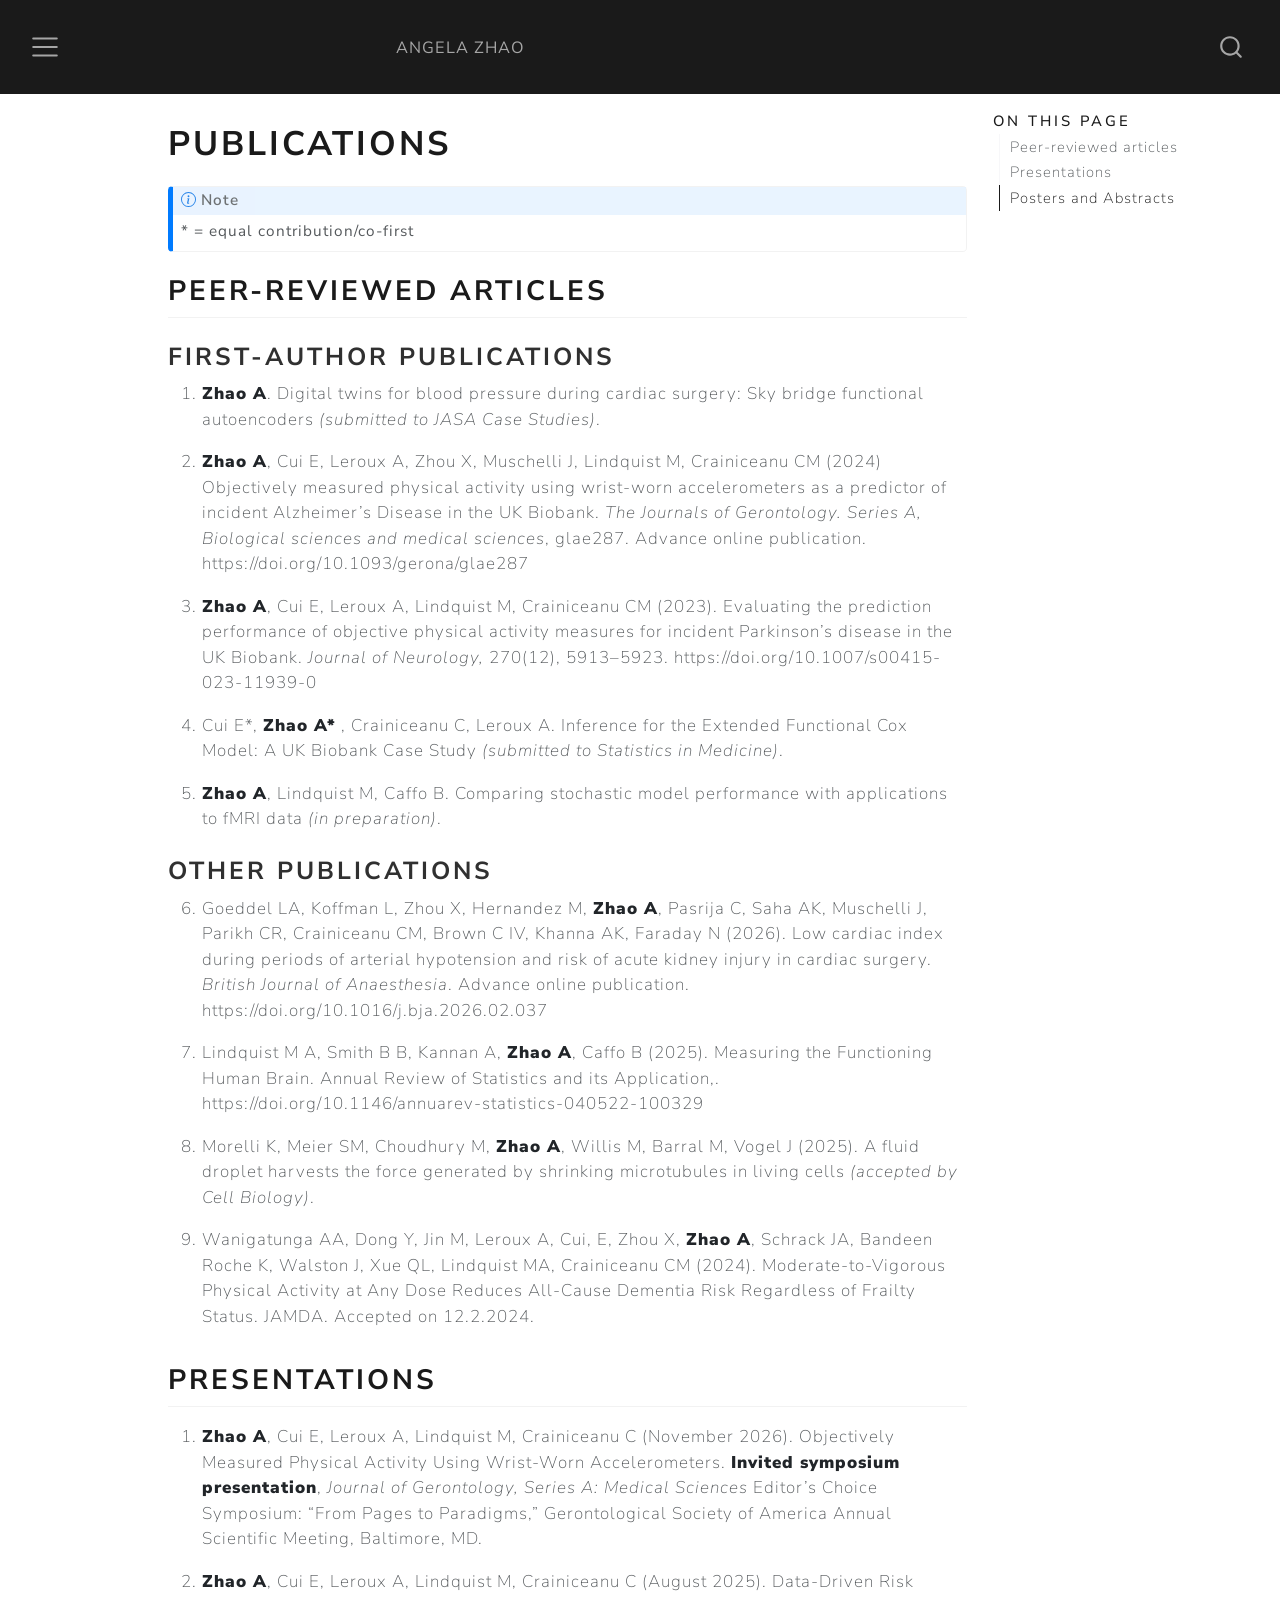
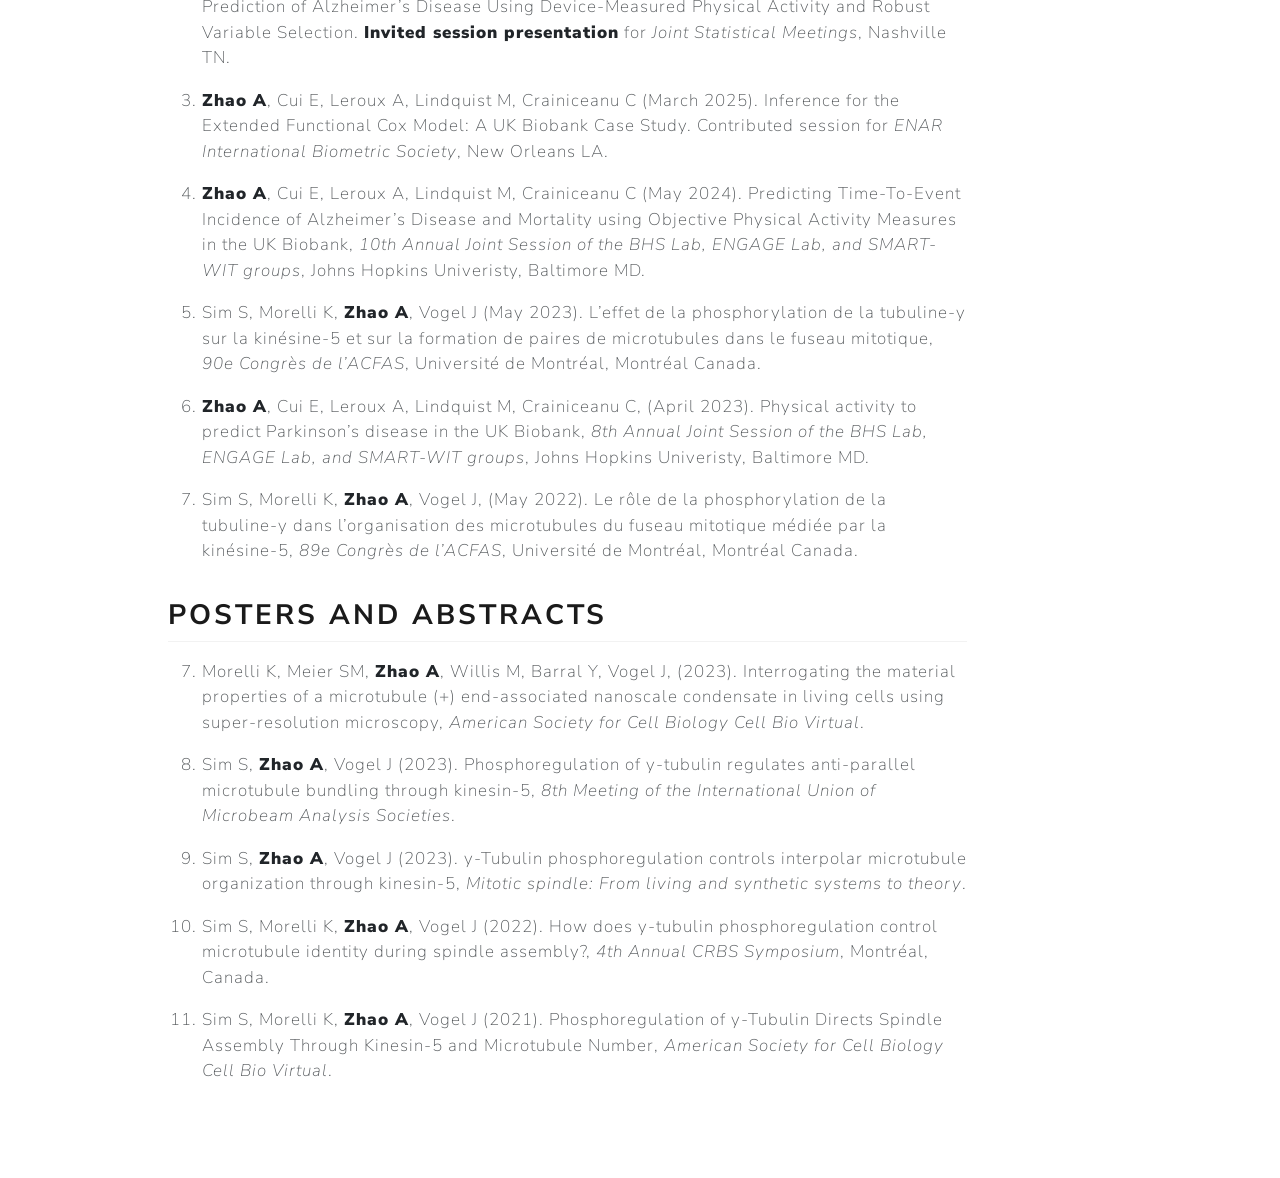
<file: publications.html>
<!DOCTYPE html>
<html xmlns="http://www.w3.org/1999/xhtml" lang="en" xml:lang="en"><head>

<meta charset="utf-8">
<meta name="generator" content="quarto-1.7.31">

<meta name="viewport" content="width=device-width, initial-scale=1.0, user-scalable=yes">


<title>Publications – Angela Zhao</title>
<style>
code{white-space: pre-wrap;}
span.smallcaps{font-variant: small-caps;}
div.columns{display: flex; gap: min(4vw, 1.5em);}
div.column{flex: auto; overflow-x: auto;}
div.hanging-indent{margin-left: 1.5em; text-indent: -1.5em;}
ul.task-list{list-style: none;}
ul.task-list li input[type="checkbox"] {
  width: 0.8em;
  margin: 0 0.8em 0.2em -1em; /* quarto-specific, see https://github.com/quarto-dev/quarto-cli/issues/4556 */ 
  vertical-align: middle;
}
</style>


<script src="site_libs/quarto-nav/quarto-nav.js"></script>
<script src="site_libs/quarto-nav/headroom.min.js"></script>
<script src="site_libs/clipboard/clipboard.min.js"></script>
<script src="site_libs/quarto-search/autocomplete.umd.js"></script>
<script src="site_libs/quarto-search/fuse.min.js"></script>
<script src="site_libs/quarto-search/quarto-search.js"></script>
<meta name="quarto:offset" content="./">
<script src="site_libs/quarto-html/quarto.js" type="module"></script>
<script src="site_libs/quarto-html/tabsets/tabsets.js" type="module"></script>
<script src="site_libs/quarto-html/popper.min.js"></script>
<script src="site_libs/quarto-html/tippy.umd.min.js"></script>
<script src="site_libs/quarto-html/anchor.min.js"></script>
<link href="site_libs/quarto-html/tippy.css" rel="stylesheet">
<link href="site_libs/quarto-html/quarto-syntax-highlighting-e1a5c8363afafaef2c763b6775fbf3ca.css" rel="stylesheet" id="quarto-text-highlighting-styles">
<script src="site_libs/bootstrap/bootstrap.min.js"></script>
<link href="site_libs/bootstrap/bootstrap-icons.css" rel="stylesheet">
<link href="site_libs/bootstrap/bootstrap-140504734875f0fa9994fa1a60eab5da.min.css" rel="stylesheet" append-hash="true" id="quarto-bootstrap" data-mode="light">
<script id="quarto-search-options" type="application/json">{
  "location": "navbar",
  "copy-button": false,
  "collapse-after": 3,
  "panel-placement": "end",
  "type": "overlay",
  "limit": 50,
  "keyboard-shortcut": [
    "f",
    "/",
    "s"
  ],
  "show-item-context": false,
  "language": {
    "search-no-results-text": "No results",
    "search-matching-documents-text": "matching documents",
    "search-copy-link-title": "Copy link to search",
    "search-hide-matches-text": "Hide additional matches",
    "search-more-match-text": "more match in this document",
    "search-more-matches-text": "more matches in this document",
    "search-clear-button-title": "Clear",
    "search-text-placeholder": "",
    "search-detached-cancel-button-title": "Cancel",
    "search-submit-button-title": "Submit",
    "search-label": "Search"
  }
}</script>


<link rel="stylesheet" href="styles.css">
</head>

<body class="nav-fixed quarto-light">

<div id="quarto-search-results"></div>
  <header id="quarto-header" class="headroom fixed-top">
    <nav class="navbar navbar-expand-xxl " data-bs-theme="dark">
      <div class="navbar-container container-fluid">
      <div class="navbar-brand-container mx-auto">
    <a class="navbar-brand" href="./index.html">
    <span class="navbar-title">Angela Zhao</span>
    </a>
  </div>
            <div id="quarto-search" class="" title="Search"></div>
          <button class="navbar-toggler" type="button" data-bs-toggle="collapse" data-bs-target="#navbarCollapse" aria-controls="navbarCollapse" role="menu" aria-expanded="false" aria-label="Toggle navigation" onclick="if (window.quartoToggleHeadroom) { window.quartoToggleHeadroom(); }">
  <span class="navbar-toggler-icon"></span>
</button>
          <div class="collapse navbar-collapse" id="navbarCollapse">
            <ul class="navbar-nav navbar-nav-scroll ms-auto">
  <li class="nav-item">
    <a class="nav-link" href="./education.html"> 
<span class="menu-text">Education</span></a>
  </li>  
  <li class="nav-item">
    <a class="nav-link" href="./updates.html"> 
<span class="menu-text">Updates</span></a>
  </li>  
  <li class="nav-item">
    <a class="nav-link active" href="./publications.html" aria-current="page"> 
<span class="menu-text">Publications</span></a>
  </li>  
  <li class="nav-item">
    <a class="nav-link" href="./projects.html"> 
<span class="menu-text">Research &amp; Projects</span></a>
  </li>  
  <li class="nav-item">
    <a class="nav-link" href="./work.html"> 
<span class="menu-text">Work</span></a>
  </li>  
  <li class="nav-item">
    <a class="nav-link" href="https://scholar.google.com/citations?hl=en&amp;user=Vc9Pn4YAAAAJ"> 
<span class="menu-text">Google Scholar</span></a>
  </li>  
  <li class="nav-item">
    <a class="nav-link" href="./resume_AngelaZhao.pdf"> 
<span class="menu-text">Resume</span></a>
  </li>  
  <li class="nav-item compact">
    <a class="nav-link" href="https://github.com/ang-zhao?tab=repositories"> <i class="bi bi-github" role="img">
</i> 
<span class="menu-text"></span></a>
  </li>  
  <li class="nav-item compact">
    <a class="nav-link" href="https://www.linkedin.com/in/angela0zhao/"> <i class="bi bi-linkedin" role="img">
</i> 
<span class="menu-text"></span></a>
  </li>  
</ul>
          </div> <!-- /navcollapse -->
            <div class="quarto-navbar-tools">
</div>
      </div> <!-- /container-fluid -->
    </nav>
</header>
<!-- content -->
<div id="quarto-content" class="quarto-container page-columns page-rows-contents page-layout-article page-navbar">
<!-- sidebar -->
<!-- margin-sidebar -->
    <div id="quarto-margin-sidebar" class="sidebar margin-sidebar">
        <nav id="TOC" role="doc-toc" class="toc-active">
    <h2 id="toc-title">On this page</h2>
   
  <ul>
  <li><a href="#peer-reviewed-articles" id="toc-peer-reviewed-articles" class="nav-link active" data-scroll-target="#peer-reviewed-articles">Peer-reviewed articles</a>
  <ul class="collapse">
  <li><a href="#first-author-publications" id="toc-first-author-publications" class="nav-link" data-scroll-target="#first-author-publications">First-author publications</a></li>
  <li><a href="#other-publications" id="toc-other-publications" class="nav-link" data-scroll-target="#other-publications">Other publications</a></li>
  </ul></li>
  <li><a href="#presentations" id="toc-presentations" class="nav-link" data-scroll-target="#presentations">Presentations</a></li>
  <li><a href="#posters-and-abstracts" id="toc-posters-and-abstracts" class="nav-link" data-scroll-target="#posters-and-abstracts">Posters and Abstracts</a></li>
  </ul>
</nav>
    </div>
<!-- main -->
<main class="content" id="quarto-document-content">

<header id="title-block-header" class="quarto-title-block default">
<div class="quarto-title">
<h1 class="title">Publications</h1>
</div>



<div class="quarto-title-meta">

    
  
    
  </div>
  


</header>


<div class="callout callout-style-default callout-note callout-titled">
<div class="callout-header d-flex align-content-center">
<div class="callout-icon-container">
<i class="callout-icon"></i>
</div>
<div class="callout-title-container flex-fill">
Note
</div>
</div>
<div class="callout-body-container callout-body">
<p>* = equal contribution/co-first</p>
</div>
</div>
<section id="peer-reviewed-articles" class="level2">
<h2 class="anchored" data-anchor-id="peer-reviewed-articles">Peer-reviewed articles</h2>
<section id="first-author-publications" class="level3">
<h3 class="anchored" data-anchor-id="first-author-publications">First-author publications</h3>
<ol type="1">
<li><p><strong>Zhao A</strong>. Digital twins for blood pressure during cardiac surgery: Sky bridge functional autoencoders <em>(submitted to JASA Case Studies)</em>.</p></li>
<li><p><strong>Zhao A</strong>, Cui E, Leroux A, Zhou X, Muschelli J, Lindquist M, Crainiceanu CM (2024) Objectively measured physical activity using wrist-worn accelerometers as a predictor of incident Alzheimer’s Disease in the UK Biobank. <em>The Journals of Gerontology. Series A, Biological sciences and medical sciences</em>, glae287. Advance online publication. https://doi.org/10.1093/gerona/glae287</p></li>
<li><p><strong>Zhao A</strong>, Cui E, Leroux A, Lindquist M, Crainiceanu CM (2023). Evaluating the prediction performance of objective physical activity measures for incident Parkinson’s disease in the UK Biobank. <em>Journal of Neurology,</em> 270(12), 5913–5923. https://doi.org/10.1007/s00415-023-11939-0</p></li>
<li><p>Cui E*, <strong>Zhao A*</strong> , Crainiceanu C, Leroux A. Inference for the Extended Functional Cox Model: A UK Biobank Case Study <em>(submitted to Statistics in Medicine)</em>.</p></li>
<li><p><strong>Zhao A</strong>, Lindquist M, Caffo B. Comparing stochastic model performance with applications to fMRI data <em>(in preparation)</em>.</p></li>
</ol>
</section>
<section id="other-publications" class="level3">
<h3 class="anchored" data-anchor-id="other-publications">Other publications</h3>
<ol start="6" type="1">
<li><p>Goeddel LA, Koffman L, Zhou X, Hernandez M, <strong>Zhao A</strong>, Pasrija C, Saha AK, Muschelli J, Parikh CR, Crainiceanu CM, Brown C IV, Khanna AK, Faraday N (2026). Low cardiac index during periods of arterial hypotension and risk of acute kidney injury in cardiac surgery. <em>British Journal of Anaesthesia</em>. Advance online publication. https://doi.org/10.1016/j.bja.2026.02.037</p></li>
<li><p>Lindquist M A, Smith B B, Kannan A, <strong>Zhao A</strong>, Caffo B (2025). Measuring the Functioning Human Brain. Annual Review of Statistics and its Application,. https://doi.org/10.1146/annuarev-statistics-040522-100329</p></li>
<li><p>Morelli K, Meier SM, Choudhury M, <strong>Zhao A</strong>, Willis M, Barral M, Vogel J (2025). A fluid droplet harvests the force generated by shrinking microtubules in living cells <em>(accepted by Cell Biology)</em>.</p></li>
<li><p>Wanigatunga AA, Dong Y, Jin M, Leroux A, Cui, E, Zhou X, <strong>Zhao A</strong>, Schrack JA, Bandeen Roche K, Walston J, Xue QL, Lindquist MA, Crainiceanu CM (2024). Moderate-to-Vigorous Physical Activity at Any Dose Reduces All-Cause Dementia Risk Regardless of Frailty Status. JAMDA. Accepted on 12.2.2024.</p></li>
</ol>
</section>
</section>
<section id="presentations" class="level2">
<h2 class="anchored" data-anchor-id="presentations">Presentations</h2>
<ol type="1">
<li><p><strong>Zhao A</strong>, Cui E, Leroux A, Lindquist M, Crainiceanu C (November 2026). Objectively Measured Physical Activity Using Wrist-Worn Accelerometers. <strong>Invited symposium presentation</strong>, <em>Journal of Gerontology, Series A: Medical Sciences</em> Editor’s Choice Symposium: “From Pages to Paradigms,” Gerontological Society of America Annual Scientific Meeting, Baltimore, MD.</p></li>
<li><p><strong>Zhao A</strong>, Cui E, Leroux A, Lindquist M, Crainiceanu C (August 2025). Data-Driven Risk Prediction of Alzheimer’s Disease Using Device-Measured Physical Activity and Robust Variable Selection. <strong>Invited session presentation</strong> for <em>Joint Statistical Meetings</em>, Nashville TN.</p></li>
<li><p><strong>Zhao A</strong>, Cui E, Leroux A, Lindquist M, Crainiceanu C (March 2025). Inference for the Extended Functional Cox Model: A UK Biobank Case Study. Contributed session for <em>ENAR International Biometric Society</em>, New Orleans LA.</p></li>
<li><p><strong>Zhao A</strong>, Cui E, Leroux A, Lindquist M, Crainiceanu C (May 2024). Predicting Time-To-Event Incidence of Alzheimer’s Disease and Mortality using Objective Physical Activity Measures in the UK Biobank, <em>10th Annual Joint Session of the BHS Lab, ENGAGE Lab, and SMART-WIT groups</em>, Johns Hopkins Univeristy, Baltimore MD.</p></li>
<li><p>Sim S, Morelli K, <strong>Zhao A</strong>, Vogel J (May 2023). L’effet de la phosphorylation de la tubuline-y sur la kinésine-5 et sur la formation de paires de microtubules dans le fuseau mitotique, <em>90e Congrès de l’ACFAS</em>, Université de Montréal, Montréal Canada.</p></li>
<li><p><strong>Zhao A</strong>, Cui E, Leroux A, Lindquist M, Crainiceanu C, (April 2023). Physical activity to predict Parkinson’s disease in the UK Biobank, <em>8th Annual Joint Session of the BHS Lab, ENGAGE Lab, and SMART-WIT groups</em>, Johns Hopkins Univeristy, Baltimore MD.</p></li>
<li><p>Sim S, Morelli K, <strong>Zhao A</strong>, Vogel J, (May 2022). Le rôle de la phosphorylation de la tubuline-y dans l’organisation des microtubules du fuseau mitotique médiée par la kinésine-5, <em>89e Congrès de l’ACFAS</em>, Université de Montréal, Montréal Canada.</p></li>
</ol>
</section>
<section id="posters-and-abstracts" class="level2">
<h2 class="anchored" data-anchor-id="posters-and-abstracts">Posters and Abstracts</h2>
<ol start="7" type="1">
<li><p>Morelli K, Meier SM, <strong>Zhao A</strong>, Willis M, Barral Y, Vogel J, (2023). Interrogating the material properties of a microtubule (+) end-associated nanoscale condensate in living cells using super-resolution microscopy, <em>American Society for Cell Biology Cell Bio Virtual</em>.</p></li>
<li><p>Sim S, <strong>Zhao A</strong>, Vogel J (2023). Phosphoregulation of y-tubulin regulates anti-parallel microtubule bundling through kinesin-5, <em>8th Meeting of the International Union of Microbeam Analysis Societies</em>.</p></li>
<li><p>Sim S, <strong>Zhao A</strong>, Vogel J (2023). y-Tubulin phosphoregulation controls interpolar microtubule organization through kinesin-5, <em>Mitotic spindle: From living and synthetic systems to theory</em>.</p></li>
<li><p>Sim S, Morelli K, <strong>Zhao A</strong>, Vogel J (2022). How does y-tubulin phosphoregulation control microtubule identity during spindle assembly?, <em>4th Annual CRBS Symposium</em>, Montréal, Canada.</p></li>
<li><p>Sim S, Morelli K, <strong>Zhao A</strong>, Vogel J (2021). Phosphoregulation of y-Tubulin Directs Spindle Assembly Through Kinesin-5 and Microtubule Number, <em>American Society for Cell Biology Cell Bio Virtual</em>.</p></li>
</ol>


</section>

</main> <!-- /main -->
<script id="quarto-html-after-body" type="application/javascript">
  window.document.addEventListener("DOMContentLoaded", function (event) {
    const icon = "";
    const anchorJS = new window.AnchorJS();
    anchorJS.options = {
      placement: 'right',
      icon: icon
    };
    anchorJS.add('.anchored');
    const isCodeAnnotation = (el) => {
      for (const clz of el.classList) {
        if (clz.startsWith('code-annotation-')) {                     
          return true;
        }
      }
      return false;
    }
    const onCopySuccess = function(e) {
      // button target
      const button = e.trigger;
      // don't keep focus
      button.blur();
      // flash "checked"
      button.classList.add('code-copy-button-checked');
      var currentTitle = button.getAttribute("title");
      button.setAttribute("title", "Copied!");
      let tooltip;
      if (window.bootstrap) {
        button.setAttribute("data-bs-toggle", "tooltip");
        button.setAttribute("data-bs-placement", "left");
        button.setAttribute("data-bs-title", "Copied!");
        tooltip = new bootstrap.Tooltip(button, 
          { trigger: "manual", 
            customClass: "code-copy-button-tooltip",
            offset: [0, -8]});
        tooltip.show();    
      }
      setTimeout(function() {
        if (tooltip) {
          tooltip.hide();
          button.removeAttribute("data-bs-title");
          button.removeAttribute("data-bs-toggle");
          button.removeAttribute("data-bs-placement");
        }
        button.setAttribute("title", currentTitle);
        button.classList.remove('code-copy-button-checked');
      }, 1000);
      // clear code selection
      e.clearSelection();
    }
    const getTextToCopy = function(trigger) {
        const codeEl = trigger.previousElementSibling.cloneNode(true);
        for (const childEl of codeEl.children) {
          if (isCodeAnnotation(childEl)) {
            childEl.remove();
          }
        }
        return codeEl.innerText;
    }
    const clipboard = new window.ClipboardJS('.code-copy-button:not([data-in-quarto-modal])', {
      text: getTextToCopy
    });
    clipboard.on('success', onCopySuccess);
    if (window.document.getElementById('quarto-embedded-source-code-modal')) {
      const clipboardModal = new window.ClipboardJS('.code-copy-button[data-in-quarto-modal]', {
        text: getTextToCopy,
        container: window.document.getElementById('quarto-embedded-source-code-modal')
      });
      clipboardModal.on('success', onCopySuccess);
    }
      var localhostRegex = new RegExp(/^(?:http|https):\/\/localhost\:?[0-9]*\//);
      var mailtoRegex = new RegExp(/^mailto:/);
        var filterRegex = new RegExp("https:\/\/ang-zhao\.github\.io\/home\/");
      var isInternal = (href) => {
          return filterRegex.test(href) || localhostRegex.test(href) || mailtoRegex.test(href);
      }
      // Inspect non-navigation links and adorn them if external
     var links = window.document.querySelectorAll('a[href]:not(.nav-link):not(.navbar-brand):not(.toc-action):not(.sidebar-link):not(.sidebar-item-toggle):not(.pagination-link):not(.no-external):not([aria-hidden]):not(.dropdown-item):not(.quarto-navigation-tool):not(.about-link)');
      for (var i=0; i<links.length; i++) {
        const link = links[i];
        if (!isInternal(link.href)) {
          // undo the damage that might have been done by quarto-nav.js in the case of
          // links that we want to consider external
          if (link.dataset.originalHref !== undefined) {
            link.href = link.dataset.originalHref;
          }
        }
      }
    function tippyHover(el, contentFn, onTriggerFn, onUntriggerFn) {
      const config = {
        allowHTML: true,
        maxWidth: 500,
        delay: 100,
        arrow: false,
        appendTo: function(el) {
            return el.parentElement;
        },
        interactive: true,
        interactiveBorder: 10,
        theme: 'quarto',
        placement: 'bottom-start',
      };
      if (contentFn) {
        config.content = contentFn;
      }
      if (onTriggerFn) {
        config.onTrigger = onTriggerFn;
      }
      if (onUntriggerFn) {
        config.onUntrigger = onUntriggerFn;
      }
      window.tippy(el, config); 
    }
    const noterefs = window.document.querySelectorAll('a[role="doc-noteref"]');
    for (var i=0; i<noterefs.length; i++) {
      const ref = noterefs[i];
      tippyHover(ref, function() {
        // use id or data attribute instead here
        let href = ref.getAttribute('data-footnote-href') || ref.getAttribute('href');
        try { href = new URL(href).hash; } catch {}
        const id = href.replace(/^#\/?/, "");
        const note = window.document.getElementById(id);
        if (note) {
          return note.innerHTML;
        } else {
          return "";
        }
      });
    }
    const xrefs = window.document.querySelectorAll('a.quarto-xref');
    const processXRef = (id, note) => {
      // Strip column container classes
      const stripColumnClz = (el) => {
        el.classList.remove("page-full", "page-columns");
        if (el.children) {
          for (const child of el.children) {
            stripColumnClz(child);
          }
        }
      }
      stripColumnClz(note)
      if (id === null || id.startsWith('sec-')) {
        // Special case sections, only their first couple elements
        const container = document.createElement("div");
        if (note.children && note.children.length > 2) {
          container.appendChild(note.children[0].cloneNode(true));
          for (let i = 1; i < note.children.length; i++) {
            const child = note.children[i];
            if (child.tagName === "P" && child.innerText === "") {
              continue;
            } else {
              container.appendChild(child.cloneNode(true));
              break;
            }
          }
          if (window.Quarto?.typesetMath) {
            window.Quarto.typesetMath(container);
          }
          return container.innerHTML
        } else {
          if (window.Quarto?.typesetMath) {
            window.Quarto.typesetMath(note);
          }
          return note.innerHTML;
        }
      } else {
        // Remove any anchor links if they are present
        const anchorLink = note.querySelector('a.anchorjs-link');
        if (anchorLink) {
          anchorLink.remove();
        }
        if (window.Quarto?.typesetMath) {
          window.Quarto.typesetMath(note);
        }
        if (note.classList.contains("callout")) {
          return note.outerHTML;
        } else {
          return note.innerHTML;
        }
      }
    }
    for (var i=0; i<xrefs.length; i++) {
      const xref = xrefs[i];
      tippyHover(xref, undefined, function(instance) {
        instance.disable();
        let url = xref.getAttribute('href');
        let hash = undefined; 
        if (url.startsWith('#')) {
          hash = url;
        } else {
          try { hash = new URL(url).hash; } catch {}
        }
        if (hash) {
          const id = hash.replace(/^#\/?/, "");
          const note = window.document.getElementById(id);
          if (note !== null) {
            try {
              const html = processXRef(id, note.cloneNode(true));
              instance.setContent(html);
            } finally {
              instance.enable();
              instance.show();
            }
          } else {
            // See if we can fetch this
            fetch(url.split('#')[0])
            .then(res => res.text())
            .then(html => {
              const parser = new DOMParser();
              const htmlDoc = parser.parseFromString(html, "text/html");
              const note = htmlDoc.getElementById(id);
              if (note !== null) {
                const html = processXRef(id, note);
                instance.setContent(html);
              } 
            }).finally(() => {
              instance.enable();
              instance.show();
            });
          }
        } else {
          // See if we can fetch a full url (with no hash to target)
          // This is a special case and we should probably do some content thinning / targeting
          fetch(url)
          .then(res => res.text())
          .then(html => {
            const parser = new DOMParser();
            const htmlDoc = parser.parseFromString(html, "text/html");
            const note = htmlDoc.querySelector('main.content');
            if (note !== null) {
              // This should only happen for chapter cross references
              // (since there is no id in the URL)
              // remove the first header
              if (note.children.length > 0 && note.children[0].tagName === "HEADER") {
                note.children[0].remove();
              }
              const html = processXRef(null, note);
              instance.setContent(html);
            } 
          }).finally(() => {
            instance.enable();
            instance.show();
          });
        }
      }, function(instance) {
      });
    }
        let selectedAnnoteEl;
        const selectorForAnnotation = ( cell, annotation) => {
          let cellAttr = 'data-code-cell="' + cell + '"';
          let lineAttr = 'data-code-annotation="' +  annotation + '"';
          const selector = 'span[' + cellAttr + '][' + lineAttr + ']';
          return selector;
        }
        const selectCodeLines = (annoteEl) => {
          const doc = window.document;
          const targetCell = annoteEl.getAttribute("data-target-cell");
          const targetAnnotation = annoteEl.getAttribute("data-target-annotation");
          const annoteSpan = window.document.querySelector(selectorForAnnotation(targetCell, targetAnnotation));
          const lines = annoteSpan.getAttribute("data-code-lines").split(",");
          const lineIds = lines.map((line) => {
            return targetCell + "-" + line;
          })
          let top = null;
          let height = null;
          let parent = null;
          if (lineIds.length > 0) {
              //compute the position of the single el (top and bottom and make a div)
              const el = window.document.getElementById(lineIds[0]);
              top = el.offsetTop;
              height = el.offsetHeight;
              parent = el.parentElement.parentElement;
            if (lineIds.length > 1) {
              const lastEl = window.document.getElementById(lineIds[lineIds.length - 1]);
              const bottom = lastEl.offsetTop + lastEl.offsetHeight;
              height = bottom - top;
            }
            if (top !== null && height !== null && parent !== null) {
              // cook up a div (if necessary) and position it 
              let div = window.document.getElementById("code-annotation-line-highlight");
              if (div === null) {
                div = window.document.createElement("div");
                div.setAttribute("id", "code-annotation-line-highlight");
                div.style.position = 'absolute';
                parent.appendChild(div);
              }
              div.style.top = top - 2 + "px";
              div.style.height = height + 4 + "px";
              div.style.left = 0;
              let gutterDiv = window.document.getElementById("code-annotation-line-highlight-gutter");
              if (gutterDiv === null) {
                gutterDiv = window.document.createElement("div");
                gutterDiv.setAttribute("id", "code-annotation-line-highlight-gutter");
                gutterDiv.style.position = 'absolute';
                const codeCell = window.document.getElementById(targetCell);
                const gutter = codeCell.querySelector('.code-annotation-gutter');
                gutter.appendChild(gutterDiv);
              }
              gutterDiv.style.top = top - 2 + "px";
              gutterDiv.style.height = height + 4 + "px";
            }
            selectedAnnoteEl = annoteEl;
          }
        };
        const unselectCodeLines = () => {
          const elementsIds = ["code-annotation-line-highlight", "code-annotation-line-highlight-gutter"];
          elementsIds.forEach((elId) => {
            const div = window.document.getElementById(elId);
            if (div) {
              div.remove();
            }
          });
          selectedAnnoteEl = undefined;
        };
          // Handle positioning of the toggle
      window.addEventListener(
        "resize",
        throttle(() => {
          elRect = undefined;
          if (selectedAnnoteEl) {
            selectCodeLines(selectedAnnoteEl);
          }
        }, 10)
      );
      function throttle(fn, ms) {
      let throttle = false;
      let timer;
        return (...args) => {
          if(!throttle) { // first call gets through
              fn.apply(this, args);
              throttle = true;
          } else { // all the others get throttled
              if(timer) clearTimeout(timer); // cancel #2
              timer = setTimeout(() => {
                fn.apply(this, args);
                timer = throttle = false;
              }, ms);
          }
        };
      }
        // Attach click handler to the DT
        const annoteDls = window.document.querySelectorAll('dt[data-target-cell]');
        for (const annoteDlNode of annoteDls) {
          annoteDlNode.addEventListener('click', (event) => {
            const clickedEl = event.target;
            if (clickedEl !== selectedAnnoteEl) {
              unselectCodeLines();
              const activeEl = window.document.querySelector('dt[data-target-cell].code-annotation-active');
              if (activeEl) {
                activeEl.classList.remove('code-annotation-active');
              }
              selectCodeLines(clickedEl);
              clickedEl.classList.add('code-annotation-active');
            } else {
              // Unselect the line
              unselectCodeLines();
              clickedEl.classList.remove('code-annotation-active');
            }
          });
        }
    const findCites = (el) => {
      const parentEl = el.parentElement;
      if (parentEl) {
        const cites = parentEl.dataset.cites;
        if (cites) {
          return {
            el,
            cites: cites.split(' ')
          };
        } else {
          return findCites(el.parentElement)
        }
      } else {
        return undefined;
      }
    };
    var bibliorefs = window.document.querySelectorAll('a[role="doc-biblioref"]');
    for (var i=0; i<bibliorefs.length; i++) {
      const ref = bibliorefs[i];
      const citeInfo = findCites(ref);
      if (citeInfo) {
        tippyHover(citeInfo.el, function() {
          var popup = window.document.createElement('div');
          citeInfo.cites.forEach(function(cite) {
            var citeDiv = window.document.createElement('div');
            citeDiv.classList.add('hanging-indent');
            citeDiv.classList.add('csl-entry');
            var biblioDiv = window.document.getElementById('ref-' + cite);
            if (biblioDiv) {
              citeDiv.innerHTML = biblioDiv.innerHTML;
            }
            popup.appendChild(citeDiv);
          });
          return popup.innerHTML;
        });
      }
    }
  });
  </script>
</div> <!-- /content -->




</body></html>
</file>
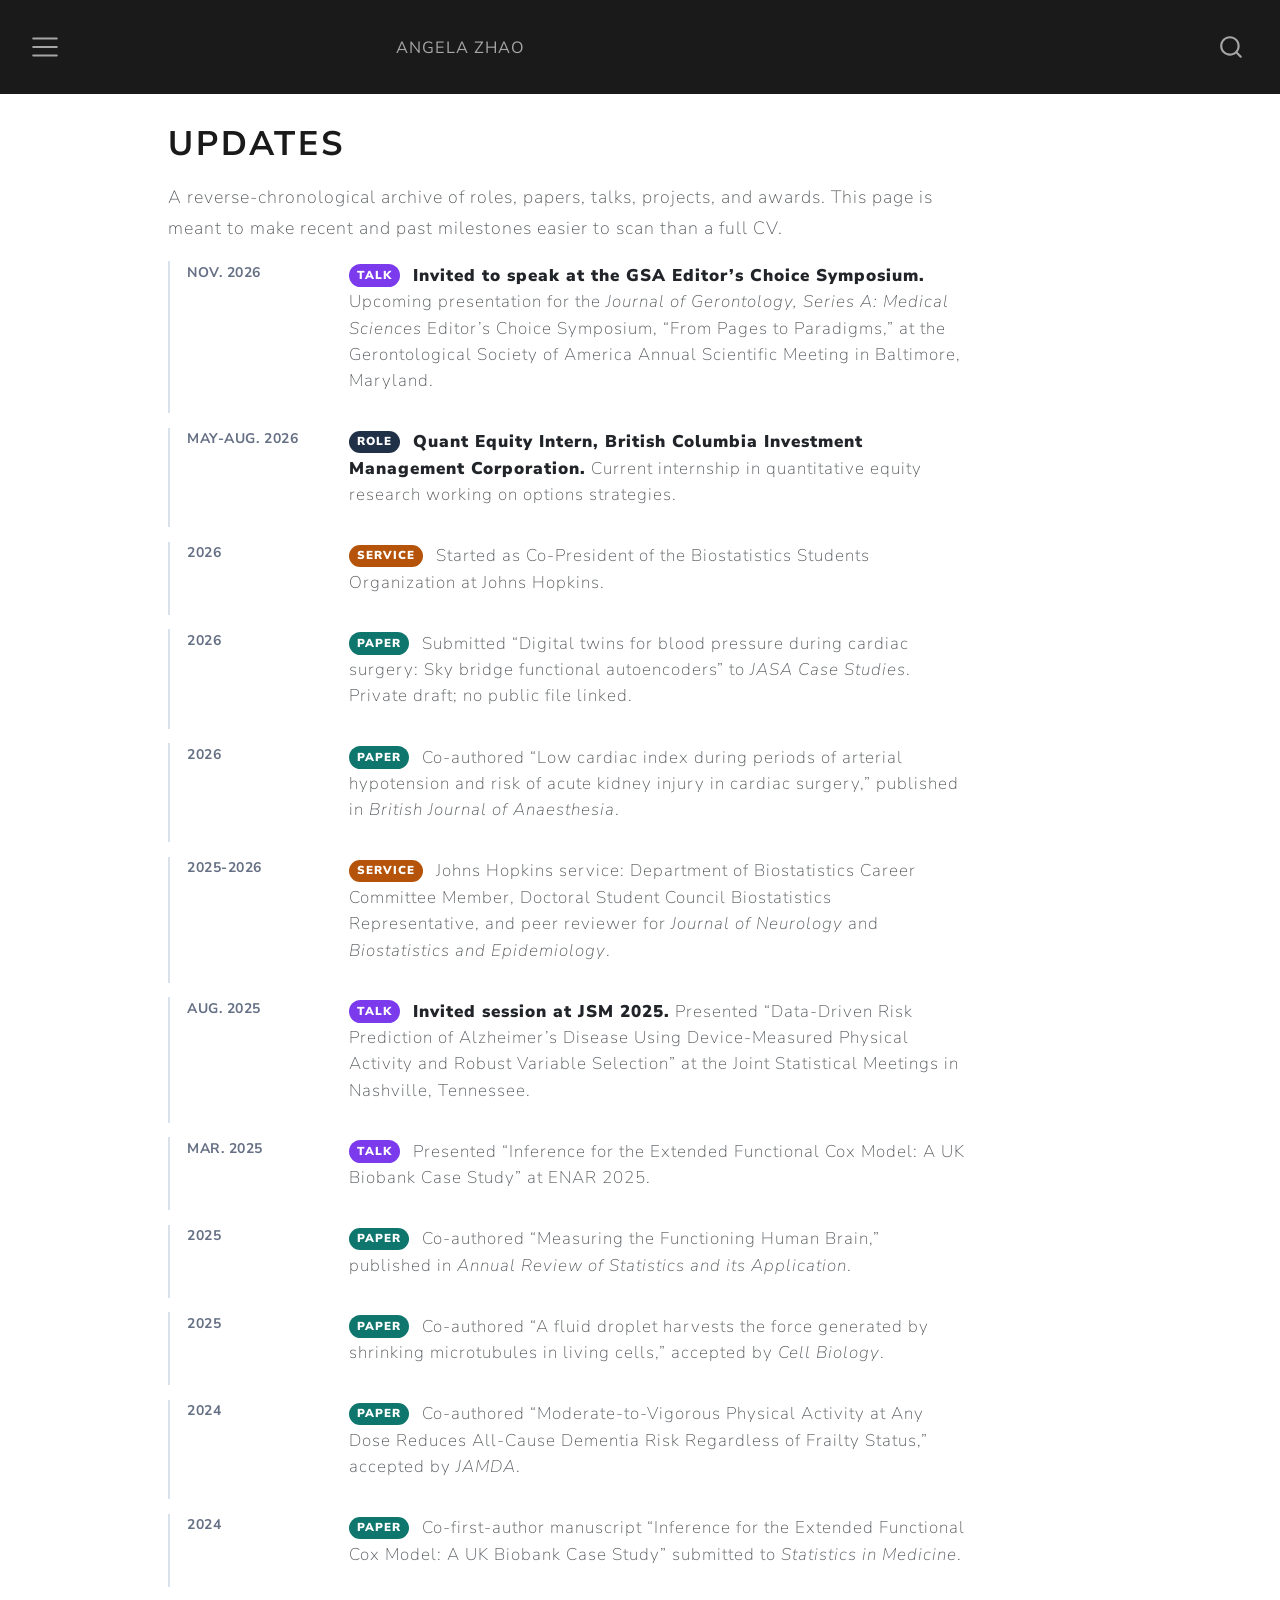
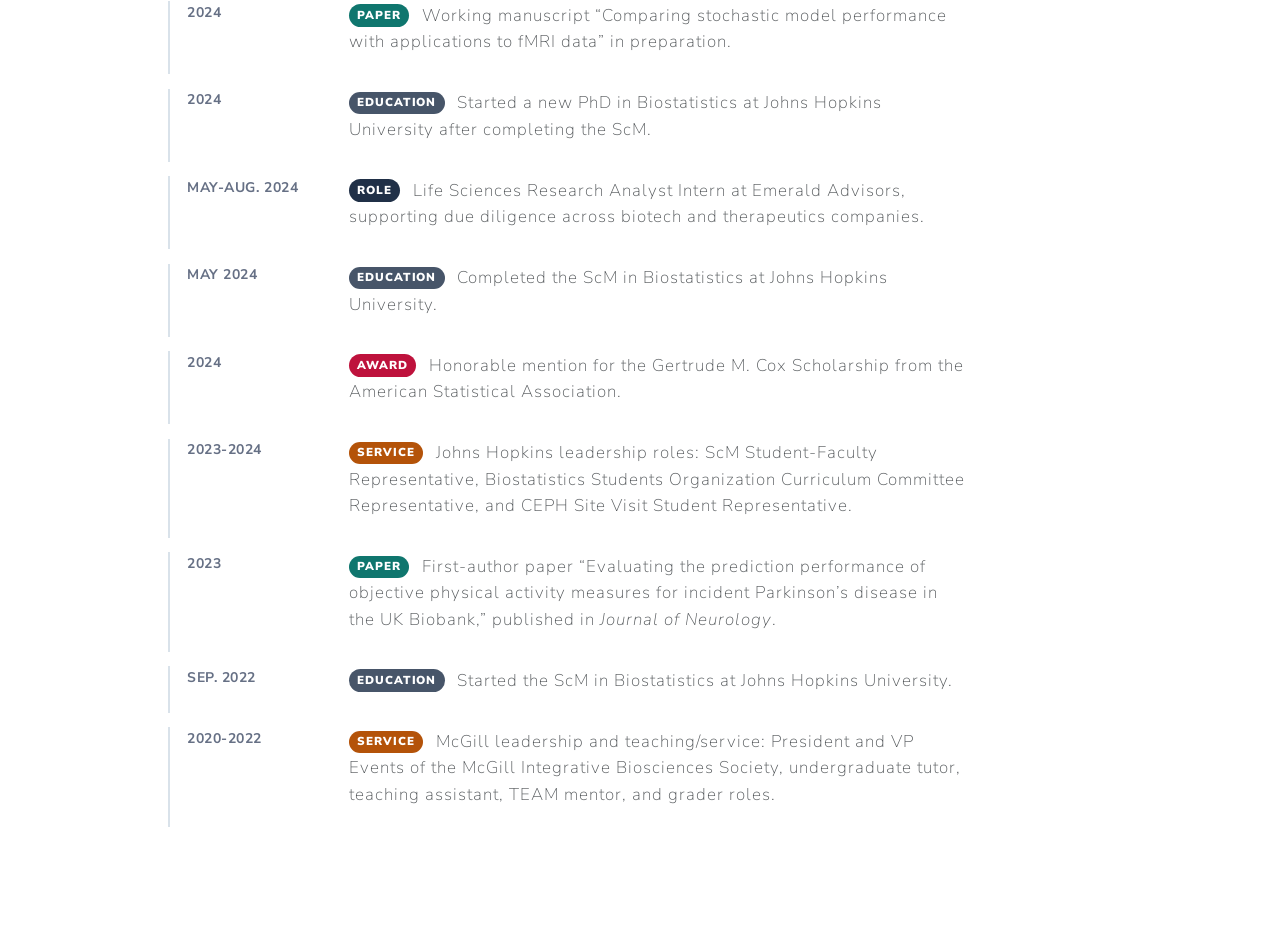
<file: updates.html>
<!DOCTYPE html>
<html xmlns="http://www.w3.org/1999/xhtml" lang="en" xml:lang="en"><head>

<meta charset="utf-8">
<meta name="generator" content="quarto-1.7.31">

<meta name="viewport" content="width=device-width, initial-scale=1.0, user-scalable=yes">


<title>Updates – Angela Zhao</title>
<style>
code{white-space: pre-wrap;}
span.smallcaps{font-variant: small-caps;}
div.columns{display: flex; gap: min(4vw, 1.5em);}
div.column{flex: auto; overflow-x: auto;}
div.hanging-indent{margin-left: 1.5em; text-indent: -1.5em;}
ul.task-list{list-style: none;}
ul.task-list li input[type="checkbox"] {
  width: 0.8em;
  margin: 0 0.8em 0.2em -1em; /* quarto-specific, see https://github.com/quarto-dev/quarto-cli/issues/4556 */ 
  vertical-align: middle;
}
</style>


<script src="site_libs/quarto-nav/quarto-nav.js"></script>
<script src="site_libs/quarto-nav/headroom.min.js"></script>
<script src="site_libs/clipboard/clipboard.min.js"></script>
<script src="site_libs/quarto-search/autocomplete.umd.js"></script>
<script src="site_libs/quarto-search/fuse.min.js"></script>
<script src="site_libs/quarto-search/quarto-search.js"></script>
<meta name="quarto:offset" content="./">
<script src="site_libs/quarto-html/quarto.js" type="module"></script>
<script src="site_libs/quarto-html/tabsets/tabsets.js" type="module"></script>
<script src="site_libs/quarto-html/popper.min.js"></script>
<script src="site_libs/quarto-html/tippy.umd.min.js"></script>
<script src="site_libs/quarto-html/anchor.min.js"></script>
<link href="site_libs/quarto-html/tippy.css" rel="stylesheet">
<link href="site_libs/quarto-html/quarto-syntax-highlighting-e1a5c8363afafaef2c763b6775fbf3ca.css" rel="stylesheet" id="quarto-text-highlighting-styles">
<script src="site_libs/bootstrap/bootstrap.min.js"></script>
<link href="site_libs/bootstrap/bootstrap-icons.css" rel="stylesheet">
<link href="site_libs/bootstrap/bootstrap-140504734875f0fa9994fa1a60eab5da.min.css" rel="stylesheet" append-hash="true" id="quarto-bootstrap" data-mode="light">
<script id="quarto-search-options" type="application/json">{
  "location": "navbar",
  "copy-button": false,
  "collapse-after": 3,
  "panel-placement": "end",
  "type": "overlay",
  "limit": 50,
  "keyboard-shortcut": [
    "f",
    "/",
    "s"
  ],
  "show-item-context": false,
  "language": {
    "search-no-results-text": "No results",
    "search-matching-documents-text": "matching documents",
    "search-copy-link-title": "Copy link to search",
    "search-hide-matches-text": "Hide additional matches",
    "search-more-match-text": "more match in this document",
    "search-more-matches-text": "more matches in this document",
    "search-clear-button-title": "Clear",
    "search-text-placeholder": "",
    "search-detached-cancel-button-title": "Cancel",
    "search-submit-button-title": "Submit",
    "search-label": "Search"
  }
}</script>


<link rel="stylesheet" href="styles.css">
</head>

<body class="nav-fixed quarto-light">

<div id="quarto-search-results"></div>
  <header id="quarto-header" class="headroom fixed-top">
    <nav class="navbar navbar-expand-xxl " data-bs-theme="dark">
      <div class="navbar-container container-fluid">
      <div class="navbar-brand-container mx-auto">
    <a class="navbar-brand" href="./index.html">
    <span class="navbar-title">Angela Zhao</span>
    </a>
  </div>
            <div id="quarto-search" class="" title="Search"></div>
          <button class="navbar-toggler" type="button" data-bs-toggle="collapse" data-bs-target="#navbarCollapse" aria-controls="navbarCollapse" role="menu" aria-expanded="false" aria-label="Toggle navigation" onclick="if (window.quartoToggleHeadroom) { window.quartoToggleHeadroom(); }">
  <span class="navbar-toggler-icon"></span>
</button>
          <div class="collapse navbar-collapse" id="navbarCollapse">
            <ul class="navbar-nav navbar-nav-scroll ms-auto">
  <li class="nav-item">
    <a class="nav-link" href="./education.html"> 
<span class="menu-text">Education</span></a>
  </li>  
  <li class="nav-item">
    <a class="nav-link active" href="./updates.html" aria-current="page"> 
<span class="menu-text">Updates</span></a>
  </li>  
  <li class="nav-item">
    <a class="nav-link" href="./publications.html"> 
<span class="menu-text">Publications</span></a>
  </li>  
  <li class="nav-item">
    <a class="nav-link" href="./projects.html"> 
<span class="menu-text">Research &amp; Projects</span></a>
  </li>  
  <li class="nav-item">
    <a class="nav-link" href="./work.html"> 
<span class="menu-text">Work</span></a>
  </li>  
  <li class="nav-item">
    <a class="nav-link" href="https://scholar.google.com/citations?hl=en&amp;user=Vc9Pn4YAAAAJ"> 
<span class="menu-text">Google Scholar</span></a>
  </li>  
  <li class="nav-item">
    <a class="nav-link" href="./resume_AngelaZhao.pdf"> 
<span class="menu-text">Resume</span></a>
  </li>  
  <li class="nav-item compact">
    <a class="nav-link" href="https://github.com/ang-zhao?tab=repositories"> <i class="bi bi-github" role="img">
</i> 
<span class="menu-text"></span></a>
  </li>  
  <li class="nav-item compact">
    <a class="nav-link" href="https://www.linkedin.com/in/angela0zhao/"> <i class="bi bi-linkedin" role="img">
</i> 
<span class="menu-text"></span></a>
  </li>  
</ul>
          </div> <!-- /navcollapse -->
            <div class="quarto-navbar-tools">
</div>
      </div> <!-- /container-fluid -->
    </nav>
</header>
<!-- content -->
<div id="quarto-content" class="quarto-container page-columns page-rows-contents page-layout-article page-navbar">
<!-- sidebar -->
<!-- margin-sidebar -->
    <div id="quarto-margin-sidebar" class="sidebar margin-sidebar zindex-bottom">
        
    </div>
<!-- main -->
<main class="content" id="quarto-document-content">

<header id="title-block-header" class="quarto-title-block default">
<div class="quarto-title">
<h1 class="title">Updates</h1>
</div>



<div class="quarto-title-meta">

    
  
    
  </div>
  


</header>


<div class="page-intro">
<p>A reverse-chronological archive of roles, papers, talks, projects, and awards. This page is meant to make recent and past milestones easier to scan than a full CV.</p>
</div>
<div class="timeline">
<div class="timeline-item">
<div class="timeline-date">
<p>Nov.&nbsp;2026</p>
</div>
<div class="timeline-body">
<p><span class="update-badge talk">Talk</span> <strong>Invited to speak at the GSA Editor’s Choice Symposium.</strong> Upcoming presentation for the <em>Journal of Gerontology, Series A: Medical Sciences</em> Editor’s Choice Symposium, “From Pages to Paradigms,” at the Gerontological Society of America Annual Scientific Meeting in Baltimore, Maryland.</p>
</div>
</div>
<div class="timeline-item">
<div class="timeline-date">
<p>May-Aug.&nbsp;2026</p>
</div>
<div class="timeline-body">
<p><span class="update-badge role">Role</span> <strong>Quant Equity Intern, British Columbia Investment Management Corporation.</strong> Current internship in quantitative equity research working on options strategies.</p>
</div>
</div>
<div class="timeline-item">
<div class="timeline-date">
<p>2026</p>
</div>
<div class="timeline-body">
<p><span class="update-badge project">Service</span> Started as Co-President of the Biostatistics Students Organization at Johns Hopkins.</p>
</div>
</div>
<div class="timeline-item">
<div class="timeline-date">
<p>2026</p>
</div>
<div class="timeline-body">
<p><span class="update-badge paper">Paper</span> Submitted “Digital twins for blood pressure during cardiac surgery: Sky bridge functional autoencoders” to <em>JASA Case Studies</em>. Private draft; no public file linked.</p>
</div>
</div>
<div class="timeline-item">
<div class="timeline-date">
<p>2026</p>
</div>
<div class="timeline-body">
<p><span class="update-badge paper">Paper</span> Co-authored “Low cardiac index during periods of arterial hypotension and risk of acute kidney injury in cardiac surgery,” published in <em>British Journal of Anaesthesia</em>.</p>
</div>
</div>
<div class="timeline-item">
<div class="timeline-date">
<p>2025-2026</p>
</div>
<div class="timeline-body">
<p><span class="update-badge project">Service</span> Johns Hopkins service: Department of Biostatistics Career Committee Member, Doctoral Student Council Biostatistics Representative, and peer reviewer for <em>Journal of Neurology</em> and <em>Biostatistics and Epidemiology</em>.</p>
</div>
</div>
<div class="timeline-item">
<div class="timeline-date">
<p>Aug.&nbsp;2025</p>
</div>
<div class="timeline-body">
<p><span class="update-badge talk">Talk</span> <strong>Invited session at JSM 2025.</strong> Presented “Data-Driven Risk Prediction of Alzheimer’s Disease Using Device-Measured Physical Activity and Robust Variable Selection” at the Joint Statistical Meetings in Nashville, Tennessee.</p>
</div>
</div>
<div class="timeline-item">
<div class="timeline-date">
<p>Mar.&nbsp;2025</p>
</div>
<div class="timeline-body">
<p><span class="update-badge talk">Talk</span> Presented “Inference for the Extended Functional Cox Model: A UK Biobank Case Study” at ENAR 2025.</p>
</div>
</div>
<div class="timeline-item">
<div class="timeline-date">
<p>2025</p>
</div>
<div class="timeline-body">
<p><span class="update-badge paper">Paper</span> Co-authored “Measuring the Functioning Human Brain,” published in <em>Annual Review of Statistics and its Application</em>.</p>
</div>
</div>
<div class="timeline-item">
<div class="timeline-date">
<p>2025</p>
</div>
<div class="timeline-body">
<p><span class="update-badge paper">Paper</span> Co-authored “A fluid droplet harvests the force generated by shrinking microtubules in living cells,” accepted by <em>Cell Biology</em>.</p>
</div>
</div>
<div class="timeline-item">
<div class="timeline-date">
<p>2024</p>
</div>
<div class="timeline-body">
<p><span class="update-badge paper">Paper</span> Co-authored “Moderate-to-Vigorous Physical Activity at Any Dose Reduces All-Cause Dementia Risk Regardless of Frailty Status,” accepted by <em>JAMDA</em>.</p>
</div>
</div>
<div class="timeline-item">
<div class="timeline-date">
<p>2024</p>
</div>
<div class="timeline-body">
<p><span class="update-badge paper">Paper</span> Co-first-author manuscript “Inference for the Extended Functional Cox Model: A UK Biobank Case Study” submitted to <em>Statistics in Medicine</em>.</p>
</div>
</div>
<div class="timeline-item">
<div class="timeline-date">
<p>2024</p>
</div>
<div class="timeline-body">
<p><span class="update-badge paper">Paper</span> Working manuscript “Comparing stochastic model performance with applications to fMRI data” in preparation.</p>
</div>
</div>
<div class="timeline-item">
<div class="timeline-date">
<p>2024</p>
</div>
<div class="timeline-body">
<p><span class="update-badge education">Education</span> Started a new PhD in Biostatistics at Johns Hopkins University after completing the ScM.</p>
</div>
</div>
<div class="timeline-item">
<div class="timeline-date">
<p>May-Aug.&nbsp;2024</p>
</div>
<div class="timeline-body">
<p><span class="update-badge role">Role</span> Life Sciences Research Analyst Intern at Emerald Advisors, supporting due diligence across biotech and therapeutics companies.</p>
</div>
</div>
<div class="timeline-item">
<div class="timeline-date">
<p>May 2024</p>
</div>
<div class="timeline-body">
<p><span class="update-badge education">Education</span> Completed the ScM in Biostatistics at Johns Hopkins University.</p>
</div>
</div>
<div class="timeline-item">
<div class="timeline-date">
<p>2024</p>
</div>
<div class="timeline-body">
<p><span class="update-badge award">Award</span> Honorable mention for the Gertrude M. Cox Scholarship from the American Statistical Association.</p>
</div>
</div>
<div class="timeline-item">
<div class="timeline-date">
<p>2023-2024</p>
</div>
<div class="timeline-body">
<p><span class="update-badge project">Service</span> Johns Hopkins leadership roles: ScM Student-Faculty Representative, Biostatistics Students Organization Curriculum Committee Representative, and CEPH Site Visit Student Representative.</p>
</div>
</div>
<div class="timeline-item">
<div class="timeline-date">
<p>2023</p>
</div>
<div class="timeline-body">
<p><span class="update-badge paper">Paper</span> First-author paper “Evaluating the prediction performance of objective physical activity measures for incident Parkinson’s disease in the UK Biobank,” published in <em>Journal of Neurology</em>.</p>
</div>
</div>
<div class="timeline-item">
<div class="timeline-date">
<p>Sep.&nbsp;2022</p>
</div>
<div class="timeline-body">
<p><span class="update-badge education">Education</span> Started the ScM in Biostatistics at Johns Hopkins University.</p>
</div>
</div>
<div class="timeline-item">
<div class="timeline-date">
<p>2020-2022</p>
</div>
<div class="timeline-body">
<p><span class="update-badge project">Service</span> McGill leadership and teaching/service: President and VP Events of the McGill Integrative Biosciences Society, undergraduate tutor, teaching assistant, TEAM mentor, and grader roles.</p>
</div>
</div>
</div>



</main> <!-- /main -->
<script id="quarto-html-after-body" type="application/javascript">
  window.document.addEventListener("DOMContentLoaded", function (event) {
    const icon = "";
    const anchorJS = new window.AnchorJS();
    anchorJS.options = {
      placement: 'right',
      icon: icon
    };
    anchorJS.add('.anchored');
    const isCodeAnnotation = (el) => {
      for (const clz of el.classList) {
        if (clz.startsWith('code-annotation-')) {                     
          return true;
        }
      }
      return false;
    }
    const onCopySuccess = function(e) {
      // button target
      const button = e.trigger;
      // don't keep focus
      button.blur();
      // flash "checked"
      button.classList.add('code-copy-button-checked');
      var currentTitle = button.getAttribute("title");
      button.setAttribute("title", "Copied!");
      let tooltip;
      if (window.bootstrap) {
        button.setAttribute("data-bs-toggle", "tooltip");
        button.setAttribute("data-bs-placement", "left");
        button.setAttribute("data-bs-title", "Copied!");
        tooltip = new bootstrap.Tooltip(button, 
          { trigger: "manual", 
            customClass: "code-copy-button-tooltip",
            offset: [0, -8]});
        tooltip.show();    
      }
      setTimeout(function() {
        if (tooltip) {
          tooltip.hide();
          button.removeAttribute("data-bs-title");
          button.removeAttribute("data-bs-toggle");
          button.removeAttribute("data-bs-placement");
        }
        button.setAttribute("title", currentTitle);
        button.classList.remove('code-copy-button-checked');
      }, 1000);
      // clear code selection
      e.clearSelection();
    }
    const getTextToCopy = function(trigger) {
        const codeEl = trigger.previousElementSibling.cloneNode(true);
        for (const childEl of codeEl.children) {
          if (isCodeAnnotation(childEl)) {
            childEl.remove();
          }
        }
        return codeEl.innerText;
    }
    const clipboard = new window.ClipboardJS('.code-copy-button:not([data-in-quarto-modal])', {
      text: getTextToCopy
    });
    clipboard.on('success', onCopySuccess);
    if (window.document.getElementById('quarto-embedded-source-code-modal')) {
      const clipboardModal = new window.ClipboardJS('.code-copy-button[data-in-quarto-modal]', {
        text: getTextToCopy,
        container: window.document.getElementById('quarto-embedded-source-code-modal')
      });
      clipboardModal.on('success', onCopySuccess);
    }
      var localhostRegex = new RegExp(/^(?:http|https):\/\/localhost\:?[0-9]*\//);
      var mailtoRegex = new RegExp(/^mailto:/);
        var filterRegex = new RegExp("https:\/\/ang-zhao\.github\.io\/home\/");
      var isInternal = (href) => {
          return filterRegex.test(href) || localhostRegex.test(href) || mailtoRegex.test(href);
      }
      // Inspect non-navigation links and adorn them if external
     var links = window.document.querySelectorAll('a[href]:not(.nav-link):not(.navbar-brand):not(.toc-action):not(.sidebar-link):not(.sidebar-item-toggle):not(.pagination-link):not(.no-external):not([aria-hidden]):not(.dropdown-item):not(.quarto-navigation-tool):not(.about-link)');
      for (var i=0; i<links.length; i++) {
        const link = links[i];
        if (!isInternal(link.href)) {
          // undo the damage that might have been done by quarto-nav.js in the case of
          // links that we want to consider external
          if (link.dataset.originalHref !== undefined) {
            link.href = link.dataset.originalHref;
          }
        }
      }
    function tippyHover(el, contentFn, onTriggerFn, onUntriggerFn) {
      const config = {
        allowHTML: true,
        maxWidth: 500,
        delay: 100,
        arrow: false,
        appendTo: function(el) {
            return el.parentElement;
        },
        interactive: true,
        interactiveBorder: 10,
        theme: 'quarto',
        placement: 'bottom-start',
      };
      if (contentFn) {
        config.content = contentFn;
      }
      if (onTriggerFn) {
        config.onTrigger = onTriggerFn;
      }
      if (onUntriggerFn) {
        config.onUntrigger = onUntriggerFn;
      }
      window.tippy(el, config); 
    }
    const noterefs = window.document.querySelectorAll('a[role="doc-noteref"]');
    for (var i=0; i<noterefs.length; i++) {
      const ref = noterefs[i];
      tippyHover(ref, function() {
        // use id or data attribute instead here
        let href = ref.getAttribute('data-footnote-href') || ref.getAttribute('href');
        try { href = new URL(href).hash; } catch {}
        const id = href.replace(/^#\/?/, "");
        const note = window.document.getElementById(id);
        if (note) {
          return note.innerHTML;
        } else {
          return "";
        }
      });
    }
    const xrefs = window.document.querySelectorAll('a.quarto-xref');
    const processXRef = (id, note) => {
      // Strip column container classes
      const stripColumnClz = (el) => {
        el.classList.remove("page-full", "page-columns");
        if (el.children) {
          for (const child of el.children) {
            stripColumnClz(child);
          }
        }
      }
      stripColumnClz(note)
      if (id === null || id.startsWith('sec-')) {
        // Special case sections, only their first couple elements
        const container = document.createElement("div");
        if (note.children && note.children.length > 2) {
          container.appendChild(note.children[0].cloneNode(true));
          for (let i = 1; i < note.children.length; i++) {
            const child = note.children[i];
            if (child.tagName === "P" && child.innerText === "") {
              continue;
            } else {
              container.appendChild(child.cloneNode(true));
              break;
            }
          }
          if (window.Quarto?.typesetMath) {
            window.Quarto.typesetMath(container);
          }
          return container.innerHTML
        } else {
          if (window.Quarto?.typesetMath) {
            window.Quarto.typesetMath(note);
          }
          return note.innerHTML;
        }
      } else {
        // Remove any anchor links if they are present
        const anchorLink = note.querySelector('a.anchorjs-link');
        if (anchorLink) {
          anchorLink.remove();
        }
        if (window.Quarto?.typesetMath) {
          window.Quarto.typesetMath(note);
        }
        if (note.classList.contains("callout")) {
          return note.outerHTML;
        } else {
          return note.innerHTML;
        }
      }
    }
    for (var i=0; i<xrefs.length; i++) {
      const xref = xrefs[i];
      tippyHover(xref, undefined, function(instance) {
        instance.disable();
        let url = xref.getAttribute('href');
        let hash = undefined; 
        if (url.startsWith('#')) {
          hash = url;
        } else {
          try { hash = new URL(url).hash; } catch {}
        }
        if (hash) {
          const id = hash.replace(/^#\/?/, "");
          const note = window.document.getElementById(id);
          if (note !== null) {
            try {
              const html = processXRef(id, note.cloneNode(true));
              instance.setContent(html);
            } finally {
              instance.enable();
              instance.show();
            }
          } else {
            // See if we can fetch this
            fetch(url.split('#')[0])
            .then(res => res.text())
            .then(html => {
              const parser = new DOMParser();
              const htmlDoc = parser.parseFromString(html, "text/html");
              const note = htmlDoc.getElementById(id);
              if (note !== null) {
                const html = processXRef(id, note);
                instance.setContent(html);
              } 
            }).finally(() => {
              instance.enable();
              instance.show();
            });
          }
        } else {
          // See if we can fetch a full url (with no hash to target)
          // This is a special case and we should probably do some content thinning / targeting
          fetch(url)
          .then(res => res.text())
          .then(html => {
            const parser = new DOMParser();
            const htmlDoc = parser.parseFromString(html, "text/html");
            const note = htmlDoc.querySelector('main.content');
            if (note !== null) {
              // This should only happen for chapter cross references
              // (since there is no id in the URL)
              // remove the first header
              if (note.children.length > 0 && note.children[0].tagName === "HEADER") {
                note.children[0].remove();
              }
              const html = processXRef(null, note);
              instance.setContent(html);
            } 
          }).finally(() => {
            instance.enable();
            instance.show();
          });
        }
      }, function(instance) {
      });
    }
        let selectedAnnoteEl;
        const selectorForAnnotation = ( cell, annotation) => {
          let cellAttr = 'data-code-cell="' + cell + '"';
          let lineAttr = 'data-code-annotation="' +  annotation + '"';
          const selector = 'span[' + cellAttr + '][' + lineAttr + ']';
          return selector;
        }
        const selectCodeLines = (annoteEl) => {
          const doc = window.document;
          const targetCell = annoteEl.getAttribute("data-target-cell");
          const targetAnnotation = annoteEl.getAttribute("data-target-annotation");
          const annoteSpan = window.document.querySelector(selectorForAnnotation(targetCell, targetAnnotation));
          const lines = annoteSpan.getAttribute("data-code-lines").split(",");
          const lineIds = lines.map((line) => {
            return targetCell + "-" + line;
          })
          let top = null;
          let height = null;
          let parent = null;
          if (lineIds.length > 0) {
              //compute the position of the single el (top and bottom and make a div)
              const el = window.document.getElementById(lineIds[0]);
              top = el.offsetTop;
              height = el.offsetHeight;
              parent = el.parentElement.parentElement;
            if (lineIds.length > 1) {
              const lastEl = window.document.getElementById(lineIds[lineIds.length - 1]);
              const bottom = lastEl.offsetTop + lastEl.offsetHeight;
              height = bottom - top;
            }
            if (top !== null && height !== null && parent !== null) {
              // cook up a div (if necessary) and position it 
              let div = window.document.getElementById("code-annotation-line-highlight");
              if (div === null) {
                div = window.document.createElement("div");
                div.setAttribute("id", "code-annotation-line-highlight");
                div.style.position = 'absolute';
                parent.appendChild(div);
              }
              div.style.top = top - 2 + "px";
              div.style.height = height + 4 + "px";
              div.style.left = 0;
              let gutterDiv = window.document.getElementById("code-annotation-line-highlight-gutter");
              if (gutterDiv === null) {
                gutterDiv = window.document.createElement("div");
                gutterDiv.setAttribute("id", "code-annotation-line-highlight-gutter");
                gutterDiv.style.position = 'absolute';
                const codeCell = window.document.getElementById(targetCell);
                const gutter = codeCell.querySelector('.code-annotation-gutter');
                gutter.appendChild(gutterDiv);
              }
              gutterDiv.style.top = top - 2 + "px";
              gutterDiv.style.height = height + 4 + "px";
            }
            selectedAnnoteEl = annoteEl;
          }
        };
        const unselectCodeLines = () => {
          const elementsIds = ["code-annotation-line-highlight", "code-annotation-line-highlight-gutter"];
          elementsIds.forEach((elId) => {
            const div = window.document.getElementById(elId);
            if (div) {
              div.remove();
            }
          });
          selectedAnnoteEl = undefined;
        };
          // Handle positioning of the toggle
      window.addEventListener(
        "resize",
        throttle(() => {
          elRect = undefined;
          if (selectedAnnoteEl) {
            selectCodeLines(selectedAnnoteEl);
          }
        }, 10)
      );
      function throttle(fn, ms) {
      let throttle = false;
      let timer;
        return (...args) => {
          if(!throttle) { // first call gets through
              fn.apply(this, args);
              throttle = true;
          } else { // all the others get throttled
              if(timer) clearTimeout(timer); // cancel #2
              timer = setTimeout(() => {
                fn.apply(this, args);
                timer = throttle = false;
              }, ms);
          }
        };
      }
        // Attach click handler to the DT
        const annoteDls = window.document.querySelectorAll('dt[data-target-cell]');
        for (const annoteDlNode of annoteDls) {
          annoteDlNode.addEventListener('click', (event) => {
            const clickedEl = event.target;
            if (clickedEl !== selectedAnnoteEl) {
              unselectCodeLines();
              const activeEl = window.document.querySelector('dt[data-target-cell].code-annotation-active');
              if (activeEl) {
                activeEl.classList.remove('code-annotation-active');
              }
              selectCodeLines(clickedEl);
              clickedEl.classList.add('code-annotation-active');
            } else {
              // Unselect the line
              unselectCodeLines();
              clickedEl.classList.remove('code-annotation-active');
            }
          });
        }
    const findCites = (el) => {
      const parentEl = el.parentElement;
      if (parentEl) {
        const cites = parentEl.dataset.cites;
        if (cites) {
          return {
            el,
            cites: cites.split(' ')
          };
        } else {
          return findCites(el.parentElement)
        }
      } else {
        return undefined;
      }
    };
    var bibliorefs = window.document.querySelectorAll('a[role="doc-biblioref"]');
    for (var i=0; i<bibliorefs.length; i++) {
      const ref = bibliorefs[i];
      const citeInfo = findCites(ref);
      if (citeInfo) {
        tippyHover(citeInfo.el, function() {
          var popup = window.document.createElement('div');
          citeInfo.cites.forEach(function(cite) {
            var citeDiv = window.document.createElement('div');
            citeDiv.classList.add('hanging-indent');
            citeDiv.classList.add('csl-entry');
            var biblioDiv = window.document.getElementById('ref-' + cite);
            if (biblioDiv) {
              citeDiv.innerHTML = biblioDiv.innerHTML;
            }
            popup.appendChild(citeDiv);
          });
          return popup.innerHTML;
        });
      }
    }
  });
  </script>
</div> <!-- /content -->




</body></html>
</file>
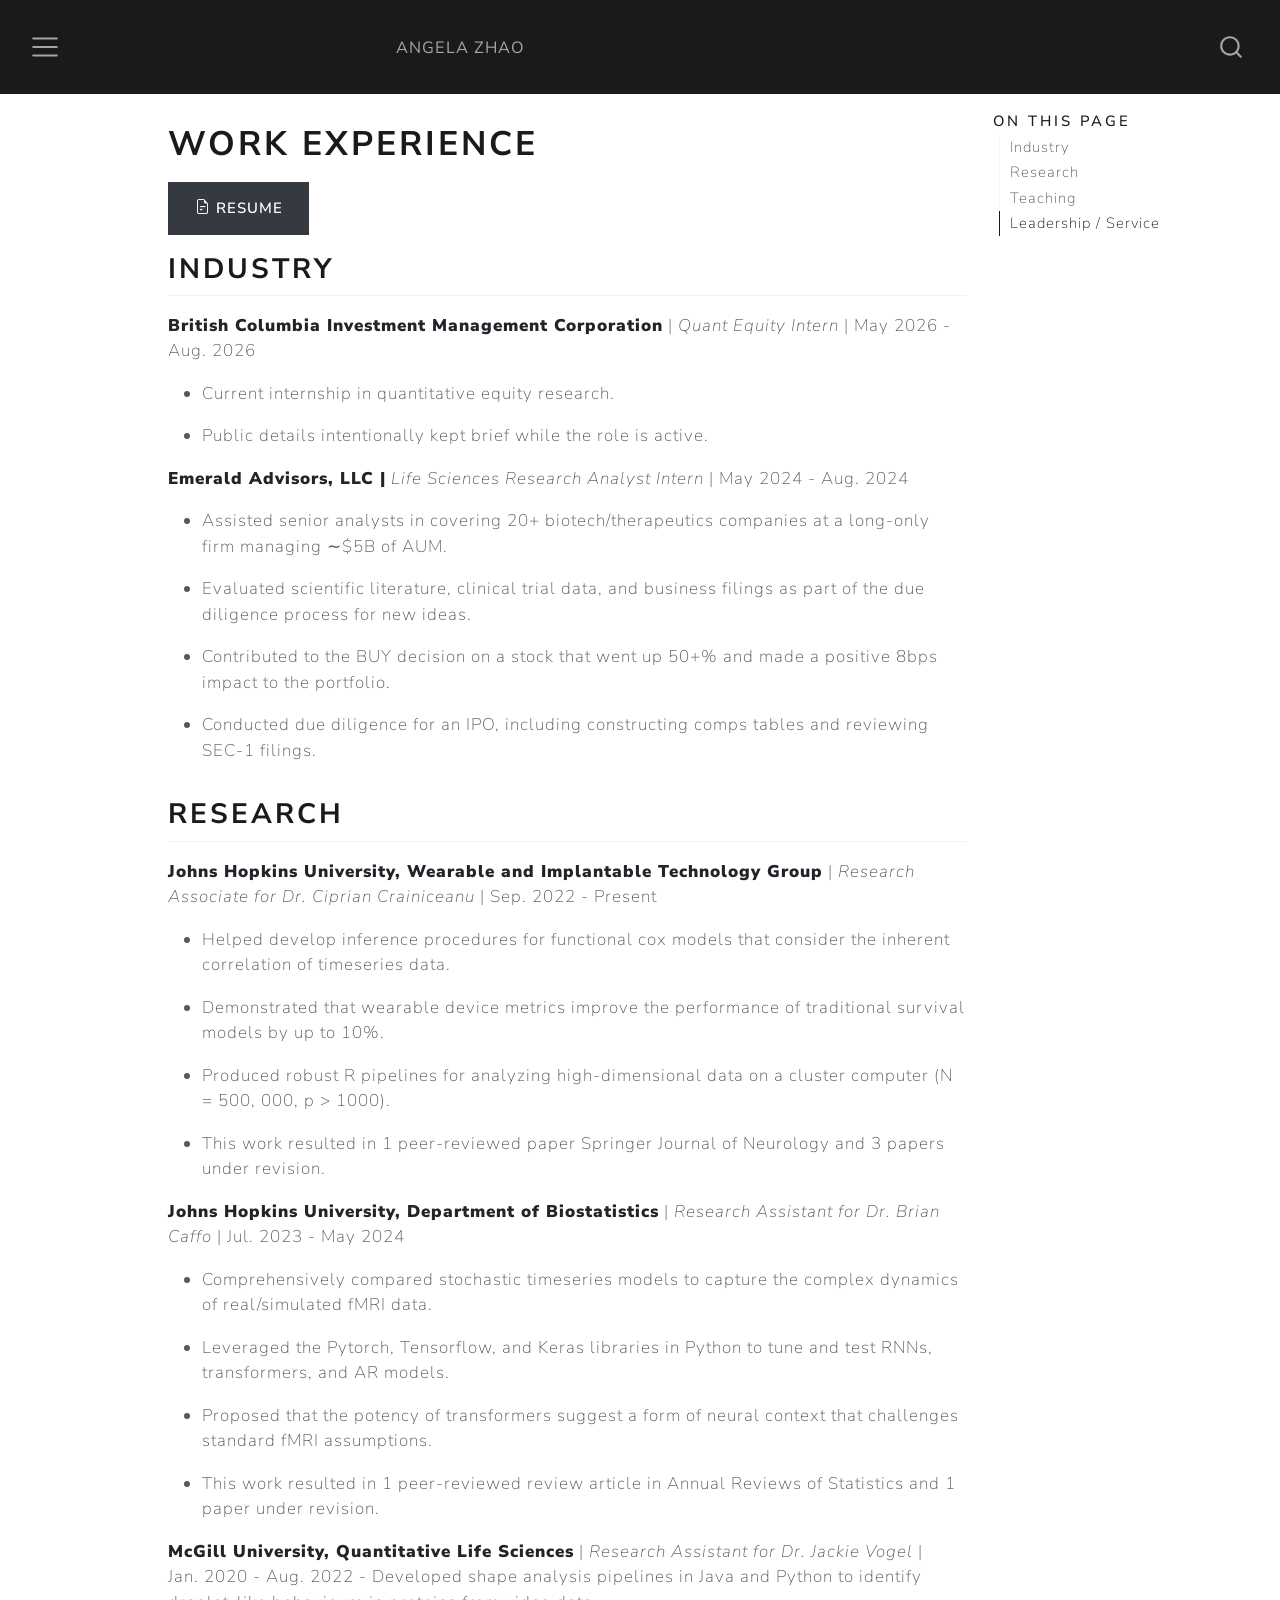
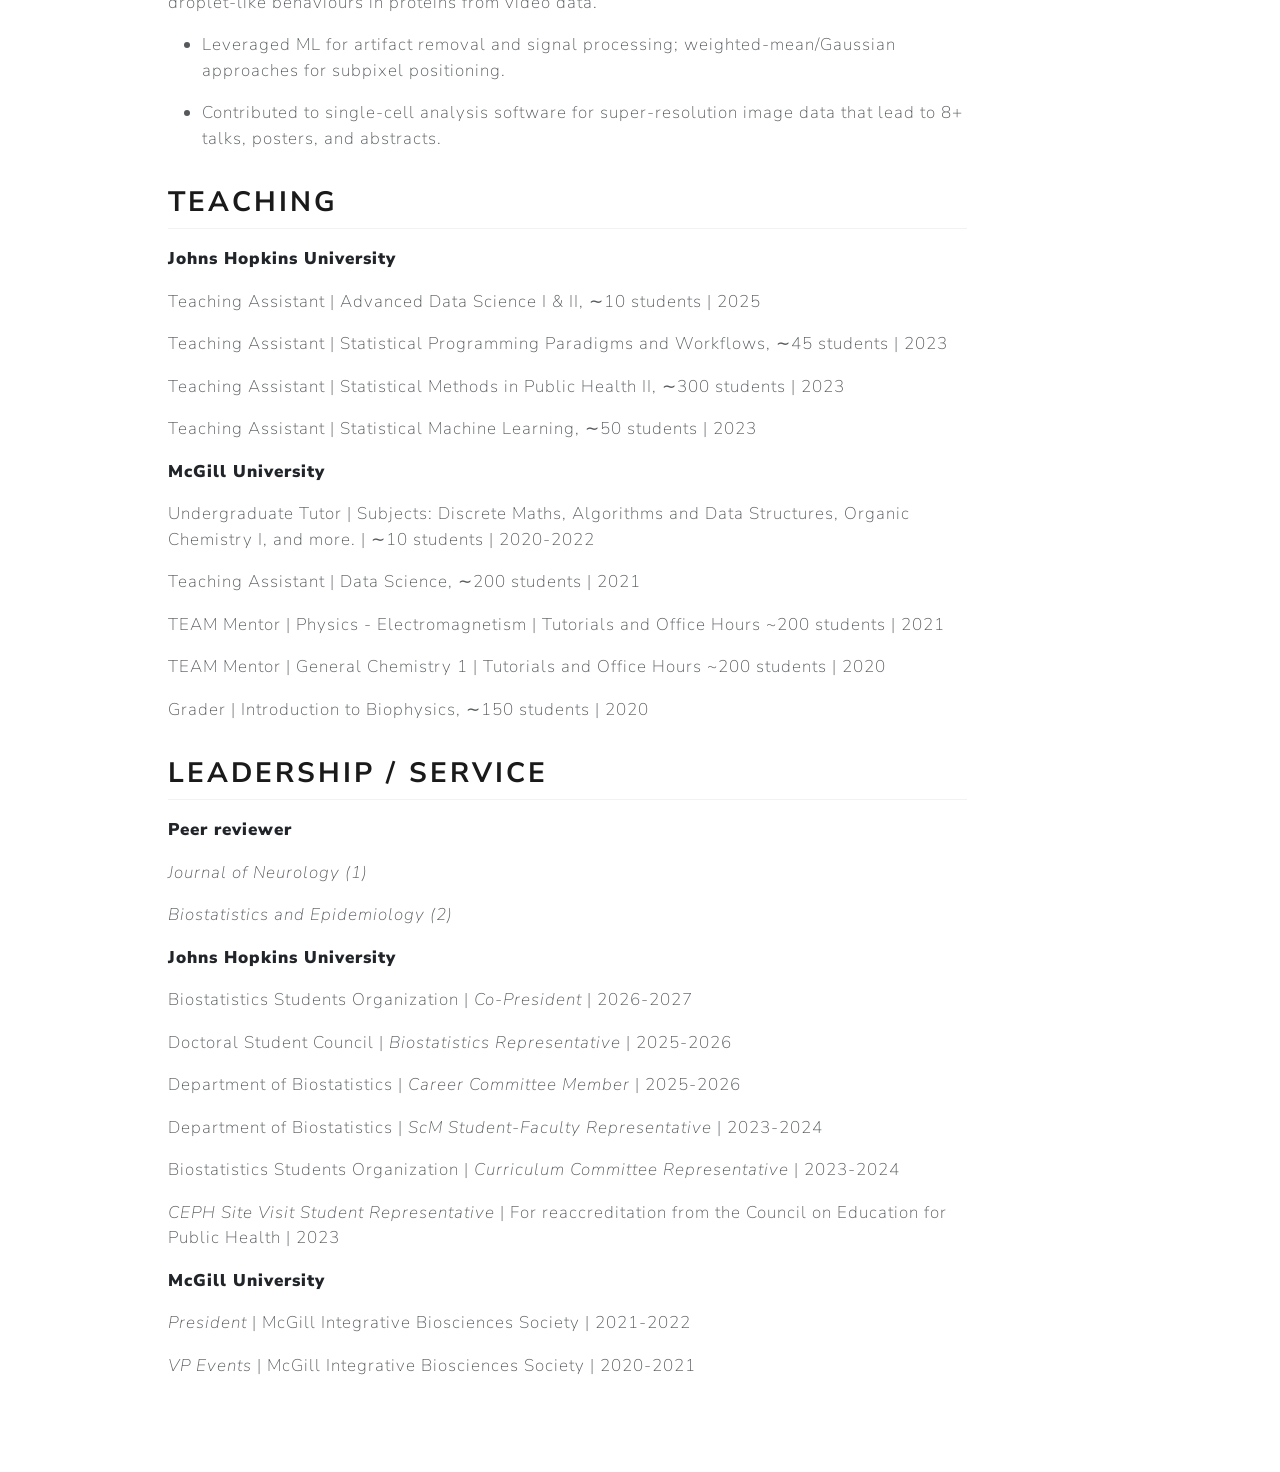
<file: work.html>
<!DOCTYPE html>
<html xmlns="http://www.w3.org/1999/xhtml" lang="en" xml:lang="en"><head>

<meta charset="utf-8">
<meta name="generator" content="quarto-1.7.31">

<meta name="viewport" content="width=device-width, initial-scale=1.0, user-scalable=yes">


<title>Work Experience – Angela Zhao</title>
<style>
code{white-space: pre-wrap;}
span.smallcaps{font-variant: small-caps;}
div.columns{display: flex; gap: min(4vw, 1.5em);}
div.column{flex: auto; overflow-x: auto;}
div.hanging-indent{margin-left: 1.5em; text-indent: -1.5em;}
ul.task-list{list-style: none;}
ul.task-list li input[type="checkbox"] {
  width: 0.8em;
  margin: 0 0.8em 0.2em -1em; /* quarto-specific, see https://github.com/quarto-dev/quarto-cli/issues/4556 */ 
  vertical-align: middle;
}
</style>


<script src="site_libs/quarto-nav/quarto-nav.js"></script>
<script src="site_libs/quarto-nav/headroom.min.js"></script>
<script src="site_libs/clipboard/clipboard.min.js"></script>
<script src="site_libs/quarto-search/autocomplete.umd.js"></script>
<script src="site_libs/quarto-search/fuse.min.js"></script>
<script src="site_libs/quarto-search/quarto-search.js"></script>
<meta name="quarto:offset" content="./">
<script src="site_libs/quarto-html/quarto.js" type="module"></script>
<script src="site_libs/quarto-html/tabsets/tabsets.js" type="module"></script>
<script src="site_libs/quarto-html/popper.min.js"></script>
<script src="site_libs/quarto-html/tippy.umd.min.js"></script>
<script src="site_libs/quarto-html/anchor.min.js"></script>
<link href="site_libs/quarto-html/tippy.css" rel="stylesheet">
<link href="site_libs/quarto-html/quarto-syntax-highlighting-e1a5c8363afafaef2c763b6775fbf3ca.css" rel="stylesheet" id="quarto-text-highlighting-styles">
<script src="site_libs/bootstrap/bootstrap.min.js"></script>
<link href="site_libs/bootstrap/bootstrap-icons.css" rel="stylesheet">
<link href="site_libs/bootstrap/bootstrap-140504734875f0fa9994fa1a60eab5da.min.css" rel="stylesheet" append-hash="true" id="quarto-bootstrap" data-mode="light">
<script id="quarto-search-options" type="application/json">{
  "location": "navbar",
  "copy-button": false,
  "collapse-after": 3,
  "panel-placement": "end",
  "type": "overlay",
  "limit": 50,
  "keyboard-shortcut": [
    "f",
    "/",
    "s"
  ],
  "show-item-context": false,
  "language": {
    "search-no-results-text": "No results",
    "search-matching-documents-text": "matching documents",
    "search-copy-link-title": "Copy link to search",
    "search-hide-matches-text": "Hide additional matches",
    "search-more-match-text": "more match in this document",
    "search-more-matches-text": "more matches in this document",
    "search-clear-button-title": "Clear",
    "search-text-placeholder": "",
    "search-detached-cancel-button-title": "Cancel",
    "search-submit-button-title": "Submit",
    "search-label": "Search"
  }
}</script>


<link rel="stylesheet" href="styles.css">
</head>

<body class="nav-fixed quarto-light">

<div id="quarto-search-results"></div>
  <header id="quarto-header" class="headroom fixed-top">
    <nav class="navbar navbar-expand-xxl " data-bs-theme="dark">
      <div class="navbar-container container-fluid">
      <div class="navbar-brand-container mx-auto">
    <a class="navbar-brand" href="./index.html">
    <span class="navbar-title">Angela Zhao</span>
    </a>
  </div>
            <div id="quarto-search" class="" title="Search"></div>
          <button class="navbar-toggler" type="button" data-bs-toggle="collapse" data-bs-target="#navbarCollapse" aria-controls="navbarCollapse" role="menu" aria-expanded="false" aria-label="Toggle navigation" onclick="if (window.quartoToggleHeadroom) { window.quartoToggleHeadroom(); }">
  <span class="navbar-toggler-icon"></span>
</button>
          <div class="collapse navbar-collapse" id="navbarCollapse">
            <ul class="navbar-nav navbar-nav-scroll ms-auto">
  <li class="nav-item">
    <a class="nav-link" href="./education.html"> 
<span class="menu-text">Education</span></a>
  </li>  
  <li class="nav-item">
    <a class="nav-link" href="./updates.html"> 
<span class="menu-text">Updates</span></a>
  </li>  
  <li class="nav-item">
    <a class="nav-link" href="./publications.html"> 
<span class="menu-text">Publications</span></a>
  </li>  
  <li class="nav-item">
    <a class="nav-link" href="./projects.html"> 
<span class="menu-text">Research &amp; Projects</span></a>
  </li>  
  <li class="nav-item">
    <a class="nav-link active" href="./work.html" aria-current="page"> 
<span class="menu-text">Work</span></a>
  </li>  
  <li class="nav-item">
    <a class="nav-link" href="https://scholar.google.com/citations?hl=en&amp;user=Vc9Pn4YAAAAJ"> 
<span class="menu-text">Google Scholar</span></a>
  </li>  
  <li class="nav-item">
    <a class="nav-link" href="./resume_AngelaZhao.pdf"> 
<span class="menu-text">Resume</span></a>
  </li>  
  <li class="nav-item compact">
    <a class="nav-link" href="https://github.com/ang-zhao?tab=repositories"> <i class="bi bi-github" role="img">
</i> 
<span class="menu-text"></span></a>
  </li>  
  <li class="nav-item compact">
    <a class="nav-link" href="https://www.linkedin.com/in/angela0zhao/"> <i class="bi bi-linkedin" role="img">
</i> 
<span class="menu-text"></span></a>
  </li>  
</ul>
          </div> <!-- /navcollapse -->
            <div class="quarto-navbar-tools">
</div>
      </div> <!-- /container-fluid -->
    </nav>
</header>
<!-- content -->
<div id="quarto-content" class="quarto-container page-columns page-rows-contents page-layout-article page-navbar">
<!-- sidebar -->
<!-- margin-sidebar -->
    <div id="quarto-margin-sidebar" class="sidebar margin-sidebar">
        <nav id="TOC" role="doc-toc" class="toc-active">
    <h2 id="toc-title">On this page</h2>
   
  <ul>
  <li><a href="#industry" id="toc-industry" class="nav-link active" data-scroll-target="#industry">Industry</a></li>
  <li><a href="#research" id="toc-research" class="nav-link" data-scroll-target="#research">Research</a></li>
  <li><a href="#teaching" id="toc-teaching" class="nav-link" data-scroll-target="#teaching">Teaching</a></li>
  <li><a href="#leadership-service" id="toc-leadership-service" class="nav-link" data-scroll-target="#leadership-service">Leadership / Service</a></li>
  </ul>
</nav>
    </div>
<!-- main -->
<main class="content" id="quarto-document-content">

<header id="title-block-header" class="quarto-title-block default">
<div class="quarto-title">
<h1 class="title">Work Experience</h1>
</div>



<div class="quarto-title-meta">

    
  
    
  </div>
  


</header>


<div class="quick-link-row">
<p><a href="resume_AngelaZhao.pdf" class="btn btn-dark"><i class="bi bi-file-earmark-text"></i> Resume</a></p>
</div>
<section id="industry" class="level2">
<h2 class="anchored" data-anchor-id="industry">Industry</h2>
<p><strong>British Columbia Investment Management Corporation</strong> | <em>Quant Equity Intern</em> | May 2026 - Aug.&nbsp;2026</p>
<ul>
<li><p>Current internship in quantitative equity research.</p></li>
<li><p>Public details intentionally kept brief while the role is active.</p></li>
</ul>
<p><strong>Emerald Advisors, LLC |</strong> <em>Life Sciences Research Analyst Intern</em> | May 2024 - Aug.&nbsp;2024</p>
<ul>
<li><p>Assisted senior analysts in covering 20+ biotech/therapeutics companies at a long-only firm managing ∼$5B of AUM.</p></li>
<li><p>Evaluated scientific literature, clinical trial data, and business filings as part of the due diligence process for new ideas.</p></li>
<li><p>Contributed to the BUY decision on a stock that went up 50+% and made a positive 8bps impact to the portfolio.</p></li>
<li><p>Conducted due diligence for an IPO, including constructing comps tables and reviewing SEC-1 filings.</p></li>
</ul>
</section>
<section id="research" class="level2">
<h2 class="anchored" data-anchor-id="research">Research</h2>
<p><strong>Johns Hopkins University, Wearable and Implantable Technology Group</strong> | <em>Research Associate for Dr.&nbsp;Ciprian Crainiceanu</em> | Sep.&nbsp;2022 - Present</p>
<ul>
<li><p>Helped develop inference procedures for functional cox models that consider the inherent correlation of timeseries data.</p></li>
<li><p>Demonstrated that wearable device metrics improve the performance of traditional survival models by up to 10%.</p></li>
<li><p>Produced robust R pipelines for analyzing high-dimensional data on a cluster computer (N = 500, 000, p &gt; 1000).</p></li>
<li><p>This work resulted in 1 peer-reviewed paper Springer Journal of Neurology and 3 papers under revision.</p></li>
</ul>
<p><strong>Johns Hopkins University, Department of Biostatistics</strong> | <em>Research Assistant for Dr.&nbsp;Brian Caffo</em> | Jul.&nbsp;2023 - May 2024</p>
<ul>
<li><p>Comprehensively compared stochastic timeseries models to capture the complex dynamics of real/simulated fMRI data.</p></li>
<li><p>Leveraged the Pytorch, Tensorflow, and Keras libraries in Python to tune and test RNNs, transformers, and AR models.</p></li>
<li><p>Proposed that the potency of transformers suggest a form of neural context that challenges standard fMRI assumptions.</p></li>
<li><p>This work resulted in 1 peer-reviewed review article in Annual Reviews of Statistics and 1 paper under revision.</p></li>
</ul>
<p><strong>McGill University, Quantitative Life Sciences</strong> | <em>Research Assistant for Dr.&nbsp;Jackie Vogel</em> | Jan.&nbsp;2020 - Aug.&nbsp;2022 - Developed shape analysis pipelines in Java and Python to identify droplet-like behaviours in proteins from video data.</p>
<ul>
<li><p>Leveraged ML for artifact removal and signal processing; weighted-mean/Gaussian approaches for subpixel positioning.</p></li>
<li><p>Contributed to single-cell analysis software for super-resolution image data that lead to 8+ talks, posters, and abstracts.</p></li>
</ul>
</section>
<section id="teaching" class="level2">
<h2 class="anchored" data-anchor-id="teaching">Teaching</h2>
<p><strong>Johns Hopkins University</strong></p>
<p>Teaching Assistant | Advanced Data Science I &amp; II, ∼10 students | 2025</p>
<p>Teaching Assistant | Statistical Programming Paradigms and Workflows, ∼45 students | 2023</p>
<p>Teaching Assistant | Statistical Methods in Public Health II, ∼300 students | 2023</p>
<p>Teaching Assistant | Statistical Machine Learning, ∼50 students | 2023</p>
<p><strong>McGill University</strong></p>
<p>Undergraduate Tutor | Subjects: Discrete Maths, Algorithms and Data Structures, Organic Chemistry I, and more. | ∼10 students | 2020-2022</p>
<p>Teaching Assistant | Data Science, ∼200 students | 2021</p>
<p>TEAM Mentor | Physics - Electromagnetism | Tutorials and Office Hours ~200 students | 2021</p>
<p>TEAM Mentor | General Chemistry 1 | Tutorials and Office Hours ~200 students | 2020</p>
<p>Grader | Introduction to Biophysics, ∼150 students | 2020</p>
</section>
<section id="leadership-service" class="level2">
<h2 class="anchored" data-anchor-id="leadership-service">Leadership / Service</h2>
<p><strong>Peer reviewer</strong></p>
<p><em>Journal of Neurology (1)</em></p>
<p><em>Biostatistics and Epidemiology (2)</em></p>
<p><strong>Johns Hopkins University</strong></p>
<p>Biostatistics Students Organization | <em>Co-President</em> | 2026-2027</p>
<p>Doctoral Student Council | <em>Biostatistics Representative</em> | 2025-2026</p>
<p>Department of Biostatistics | <em>Career Committee Member</em> | 2025-2026</p>
<p>Department of Biostatistics | <em>ScM Student-Faculty Representative</em> | 2023-2024</p>
<p>Biostatistics Students Organization | <em>Curriculum Committee Representative</em> | 2023-2024</p>
<p><em>CEPH Site Visit Student Representative</em> | For reaccreditation from the Council on Education for Public Health | 2023</p>
<p><strong>McGill University</strong></p>
<p><em>President</em> | McGill Integrative Biosciences Society | 2021-2022</p>
<p><em>VP Events</em> | McGill Integrative Biosciences Society | 2020-2021</p>


</section>

</main> <!-- /main -->
<script id="quarto-html-after-body" type="application/javascript">
  window.document.addEventListener("DOMContentLoaded", function (event) {
    const icon = "";
    const anchorJS = new window.AnchorJS();
    anchorJS.options = {
      placement: 'right',
      icon: icon
    };
    anchorJS.add('.anchored');
    const isCodeAnnotation = (el) => {
      for (const clz of el.classList) {
        if (clz.startsWith('code-annotation-')) {                     
          return true;
        }
      }
      return false;
    }
    const onCopySuccess = function(e) {
      // button target
      const button = e.trigger;
      // don't keep focus
      button.blur();
      // flash "checked"
      button.classList.add('code-copy-button-checked');
      var currentTitle = button.getAttribute("title");
      button.setAttribute("title", "Copied!");
      let tooltip;
      if (window.bootstrap) {
        button.setAttribute("data-bs-toggle", "tooltip");
        button.setAttribute("data-bs-placement", "left");
        button.setAttribute("data-bs-title", "Copied!");
        tooltip = new bootstrap.Tooltip(button, 
          { trigger: "manual", 
            customClass: "code-copy-button-tooltip",
            offset: [0, -8]});
        tooltip.show();    
      }
      setTimeout(function() {
        if (tooltip) {
          tooltip.hide();
          button.removeAttribute("data-bs-title");
          button.removeAttribute("data-bs-toggle");
          button.removeAttribute("data-bs-placement");
        }
        button.setAttribute("title", currentTitle);
        button.classList.remove('code-copy-button-checked');
      }, 1000);
      // clear code selection
      e.clearSelection();
    }
    const getTextToCopy = function(trigger) {
        const codeEl = trigger.previousElementSibling.cloneNode(true);
        for (const childEl of codeEl.children) {
          if (isCodeAnnotation(childEl)) {
            childEl.remove();
          }
        }
        return codeEl.innerText;
    }
    const clipboard = new window.ClipboardJS('.code-copy-button:not([data-in-quarto-modal])', {
      text: getTextToCopy
    });
    clipboard.on('success', onCopySuccess);
    if (window.document.getElementById('quarto-embedded-source-code-modal')) {
      const clipboardModal = new window.ClipboardJS('.code-copy-button[data-in-quarto-modal]', {
        text: getTextToCopy,
        container: window.document.getElementById('quarto-embedded-source-code-modal')
      });
      clipboardModal.on('success', onCopySuccess);
    }
      var localhostRegex = new RegExp(/^(?:http|https):\/\/localhost\:?[0-9]*\//);
      var mailtoRegex = new RegExp(/^mailto:/);
        var filterRegex = new RegExp("https:\/\/ang-zhao\.github\.io\/home\/");
      var isInternal = (href) => {
          return filterRegex.test(href) || localhostRegex.test(href) || mailtoRegex.test(href);
      }
      // Inspect non-navigation links and adorn them if external
     var links = window.document.querySelectorAll('a[href]:not(.nav-link):not(.navbar-brand):not(.toc-action):not(.sidebar-link):not(.sidebar-item-toggle):not(.pagination-link):not(.no-external):not([aria-hidden]):not(.dropdown-item):not(.quarto-navigation-tool):not(.about-link)');
      for (var i=0; i<links.length; i++) {
        const link = links[i];
        if (!isInternal(link.href)) {
          // undo the damage that might have been done by quarto-nav.js in the case of
          // links that we want to consider external
          if (link.dataset.originalHref !== undefined) {
            link.href = link.dataset.originalHref;
          }
        }
      }
    function tippyHover(el, contentFn, onTriggerFn, onUntriggerFn) {
      const config = {
        allowHTML: true,
        maxWidth: 500,
        delay: 100,
        arrow: false,
        appendTo: function(el) {
            return el.parentElement;
        },
        interactive: true,
        interactiveBorder: 10,
        theme: 'quarto',
        placement: 'bottom-start',
      };
      if (contentFn) {
        config.content = contentFn;
      }
      if (onTriggerFn) {
        config.onTrigger = onTriggerFn;
      }
      if (onUntriggerFn) {
        config.onUntrigger = onUntriggerFn;
      }
      window.tippy(el, config); 
    }
    const noterefs = window.document.querySelectorAll('a[role="doc-noteref"]');
    for (var i=0; i<noterefs.length; i++) {
      const ref = noterefs[i];
      tippyHover(ref, function() {
        // use id or data attribute instead here
        let href = ref.getAttribute('data-footnote-href') || ref.getAttribute('href');
        try { href = new URL(href).hash; } catch {}
        const id = href.replace(/^#\/?/, "");
        const note = window.document.getElementById(id);
        if (note) {
          return note.innerHTML;
        } else {
          return "";
        }
      });
    }
    const xrefs = window.document.querySelectorAll('a.quarto-xref');
    const processXRef = (id, note) => {
      // Strip column container classes
      const stripColumnClz = (el) => {
        el.classList.remove("page-full", "page-columns");
        if (el.children) {
          for (const child of el.children) {
            stripColumnClz(child);
          }
        }
      }
      stripColumnClz(note)
      if (id === null || id.startsWith('sec-')) {
        // Special case sections, only their first couple elements
        const container = document.createElement("div");
        if (note.children && note.children.length > 2) {
          container.appendChild(note.children[0].cloneNode(true));
          for (let i = 1; i < note.children.length; i++) {
            const child = note.children[i];
            if (child.tagName === "P" && child.innerText === "") {
              continue;
            } else {
              container.appendChild(child.cloneNode(true));
              break;
            }
          }
          if (window.Quarto?.typesetMath) {
            window.Quarto.typesetMath(container);
          }
          return container.innerHTML
        } else {
          if (window.Quarto?.typesetMath) {
            window.Quarto.typesetMath(note);
          }
          return note.innerHTML;
        }
      } else {
        // Remove any anchor links if they are present
        const anchorLink = note.querySelector('a.anchorjs-link');
        if (anchorLink) {
          anchorLink.remove();
        }
        if (window.Quarto?.typesetMath) {
          window.Quarto.typesetMath(note);
        }
        if (note.classList.contains("callout")) {
          return note.outerHTML;
        } else {
          return note.innerHTML;
        }
      }
    }
    for (var i=0; i<xrefs.length; i++) {
      const xref = xrefs[i];
      tippyHover(xref, undefined, function(instance) {
        instance.disable();
        let url = xref.getAttribute('href');
        let hash = undefined; 
        if (url.startsWith('#')) {
          hash = url;
        } else {
          try { hash = new URL(url).hash; } catch {}
        }
        if (hash) {
          const id = hash.replace(/^#\/?/, "");
          const note = window.document.getElementById(id);
          if (note !== null) {
            try {
              const html = processXRef(id, note.cloneNode(true));
              instance.setContent(html);
            } finally {
              instance.enable();
              instance.show();
            }
          } else {
            // See if we can fetch this
            fetch(url.split('#')[0])
            .then(res => res.text())
            .then(html => {
              const parser = new DOMParser();
              const htmlDoc = parser.parseFromString(html, "text/html");
              const note = htmlDoc.getElementById(id);
              if (note !== null) {
                const html = processXRef(id, note);
                instance.setContent(html);
              } 
            }).finally(() => {
              instance.enable();
              instance.show();
            });
          }
        } else {
          // See if we can fetch a full url (with no hash to target)
          // This is a special case and we should probably do some content thinning / targeting
          fetch(url)
          .then(res => res.text())
          .then(html => {
            const parser = new DOMParser();
            const htmlDoc = parser.parseFromString(html, "text/html");
            const note = htmlDoc.querySelector('main.content');
            if (note !== null) {
              // This should only happen for chapter cross references
              // (since there is no id in the URL)
              // remove the first header
              if (note.children.length > 0 && note.children[0].tagName === "HEADER") {
                note.children[0].remove();
              }
              const html = processXRef(null, note);
              instance.setContent(html);
            } 
          }).finally(() => {
            instance.enable();
            instance.show();
          });
        }
      }, function(instance) {
      });
    }
        let selectedAnnoteEl;
        const selectorForAnnotation = ( cell, annotation) => {
          let cellAttr = 'data-code-cell="' + cell + '"';
          let lineAttr = 'data-code-annotation="' +  annotation + '"';
          const selector = 'span[' + cellAttr + '][' + lineAttr + ']';
          return selector;
        }
        const selectCodeLines = (annoteEl) => {
          const doc = window.document;
          const targetCell = annoteEl.getAttribute("data-target-cell");
          const targetAnnotation = annoteEl.getAttribute("data-target-annotation");
          const annoteSpan = window.document.querySelector(selectorForAnnotation(targetCell, targetAnnotation));
          const lines = annoteSpan.getAttribute("data-code-lines").split(",");
          const lineIds = lines.map((line) => {
            return targetCell + "-" + line;
          })
          let top = null;
          let height = null;
          let parent = null;
          if (lineIds.length > 0) {
              //compute the position of the single el (top and bottom and make a div)
              const el = window.document.getElementById(lineIds[0]);
              top = el.offsetTop;
              height = el.offsetHeight;
              parent = el.parentElement.parentElement;
            if (lineIds.length > 1) {
              const lastEl = window.document.getElementById(lineIds[lineIds.length - 1]);
              const bottom = lastEl.offsetTop + lastEl.offsetHeight;
              height = bottom - top;
            }
            if (top !== null && height !== null && parent !== null) {
              // cook up a div (if necessary) and position it 
              let div = window.document.getElementById("code-annotation-line-highlight");
              if (div === null) {
                div = window.document.createElement("div");
                div.setAttribute("id", "code-annotation-line-highlight");
                div.style.position = 'absolute';
                parent.appendChild(div);
              }
              div.style.top = top - 2 + "px";
              div.style.height = height + 4 + "px";
              div.style.left = 0;
              let gutterDiv = window.document.getElementById("code-annotation-line-highlight-gutter");
              if (gutterDiv === null) {
                gutterDiv = window.document.createElement("div");
                gutterDiv.setAttribute("id", "code-annotation-line-highlight-gutter");
                gutterDiv.style.position = 'absolute';
                const codeCell = window.document.getElementById(targetCell);
                const gutter = codeCell.querySelector('.code-annotation-gutter');
                gutter.appendChild(gutterDiv);
              }
              gutterDiv.style.top = top - 2 + "px";
              gutterDiv.style.height = height + 4 + "px";
            }
            selectedAnnoteEl = annoteEl;
          }
        };
        const unselectCodeLines = () => {
          const elementsIds = ["code-annotation-line-highlight", "code-annotation-line-highlight-gutter"];
          elementsIds.forEach((elId) => {
            const div = window.document.getElementById(elId);
            if (div) {
              div.remove();
            }
          });
          selectedAnnoteEl = undefined;
        };
          // Handle positioning of the toggle
      window.addEventListener(
        "resize",
        throttle(() => {
          elRect = undefined;
          if (selectedAnnoteEl) {
            selectCodeLines(selectedAnnoteEl);
          }
        }, 10)
      );
      function throttle(fn, ms) {
      let throttle = false;
      let timer;
        return (...args) => {
          if(!throttle) { // first call gets through
              fn.apply(this, args);
              throttle = true;
          } else { // all the others get throttled
              if(timer) clearTimeout(timer); // cancel #2
              timer = setTimeout(() => {
                fn.apply(this, args);
                timer = throttle = false;
              }, ms);
          }
        };
      }
        // Attach click handler to the DT
        const annoteDls = window.document.querySelectorAll('dt[data-target-cell]');
        for (const annoteDlNode of annoteDls) {
          annoteDlNode.addEventListener('click', (event) => {
            const clickedEl = event.target;
            if (clickedEl !== selectedAnnoteEl) {
              unselectCodeLines();
              const activeEl = window.document.querySelector('dt[data-target-cell].code-annotation-active');
              if (activeEl) {
                activeEl.classList.remove('code-annotation-active');
              }
              selectCodeLines(clickedEl);
              clickedEl.classList.add('code-annotation-active');
            } else {
              // Unselect the line
              unselectCodeLines();
              clickedEl.classList.remove('code-annotation-active');
            }
          });
        }
    const findCites = (el) => {
      const parentEl = el.parentElement;
      if (parentEl) {
        const cites = parentEl.dataset.cites;
        if (cites) {
          return {
            el,
            cites: cites.split(' ')
          };
        } else {
          return findCites(el.parentElement)
        }
      } else {
        return undefined;
      }
    };
    var bibliorefs = window.document.querySelectorAll('a[role="doc-biblioref"]');
    for (var i=0; i<bibliorefs.length; i++) {
      const ref = bibliorefs[i];
      const citeInfo = findCites(ref);
      if (citeInfo) {
        tippyHover(citeInfo.el, function() {
          var popup = window.document.createElement('div');
          citeInfo.cites.forEach(function(cite) {
            var citeDiv = window.document.createElement('div');
            citeDiv.classList.add('hanging-indent');
            citeDiv.classList.add('csl-entry');
            var biblioDiv = window.document.getElementById('ref-' + cite);
            if (biblioDiv) {
              citeDiv.innerHTML = biblioDiv.innerHTML;
            }
            popup.appendChild(citeDiv);
          });
          return popup.innerHTML;
        });
      }
    }
  });
  </script>
</div> <!-- /content -->




</body></html>
</file>
<file: site_libs/quarto-html/tippy.css>
.tippy-box[data-animation=fade][data-state=hidden]{opacity:0}[data-tippy-root]{max-width:calc(100vw - 10px)}.tippy-box{position:relative;background-color:#333;color:#fff;border-radius:4px;font-size:14px;line-height:1.4;white-space:normal;outline:0;transition-property:transform,visibility,opacity}.tippy-box[data-placement^=top]>.tippy-arrow{bottom:0}.tippy-box[data-placement^=top]>.tippy-arrow:before{bottom:-7px;left:0;border-width:8px 8px 0;border-top-color:initial;transform-origin:center top}.tippy-box[data-placement^=bottom]>.tippy-arrow{top:0}.tippy-box[data-placement^=bottom]>.tippy-arrow:before{top:-7px;left:0;border-width:0 8px 8px;border-bottom-color:initial;transform-origin:center bottom}.tippy-box[data-placement^=left]>.tippy-arrow{right:0}.tippy-box[data-placement^=left]>.tippy-arrow:before{border-width:8px 0 8px 8px;border-left-color:initial;right:-7px;transform-origin:center left}.tippy-box[data-placement^=right]>.tippy-arrow{left:0}.tippy-box[data-placement^=right]>.tippy-arrow:before{left:-7px;border-width:8px 8px 8px 0;border-right-color:initial;transform-origin:center right}.tippy-box[data-inertia][data-state=visible]{transition-timing-function:cubic-bezier(.54,1.5,.38,1.11)}.tippy-arrow{width:16px;height:16px;color:#333}.tippy-arrow:before{content:"";position:absolute;border-color:transparent;border-style:solid}.tippy-content{position:relative;padding:5px 9px;z-index:1}
</file>
<file: site_libs/quarto-html/quarto-syntax-highlighting-e1a5c8363afafaef2c763b6775fbf3ca.css>
/* quarto syntax highlight colors */
:root {
  --quarto-hl-ot-color: #003B4F;
  --quarto-hl-at-color: #657422;
  --quarto-hl-ss-color: #20794D;
  --quarto-hl-an-color: #5E5E5E;
  --quarto-hl-fu-color: #4758AB;
  --quarto-hl-st-color: #20794D;
  --quarto-hl-cf-color: #003B4F;
  --quarto-hl-op-color: #5E5E5E;
  --quarto-hl-er-color: #AD0000;
  --quarto-hl-bn-color: #AD0000;
  --quarto-hl-al-color: #AD0000;
  --quarto-hl-va-color: #111111;
  --quarto-hl-bu-color: inherit;
  --quarto-hl-ex-color: inherit;
  --quarto-hl-pp-color: #AD0000;
  --quarto-hl-in-color: #5E5E5E;
  --quarto-hl-vs-color: #20794D;
  --quarto-hl-wa-color: #5E5E5E;
  --quarto-hl-do-color: #5E5E5E;
  --quarto-hl-im-color: #00769E;
  --quarto-hl-ch-color: #20794D;
  --quarto-hl-dt-color: #AD0000;
  --quarto-hl-fl-color: #AD0000;
  --quarto-hl-co-color: #5E5E5E;
  --quarto-hl-cv-color: #5E5E5E;
  --quarto-hl-cn-color: #8f5902;
  --quarto-hl-sc-color: #5E5E5E;
  --quarto-hl-dv-color: #AD0000;
  --quarto-hl-kw-color: #003B4F;
}

/* other quarto variables */
:root {
  --quarto-font-monospace: SFMono-Regular, Menlo, Monaco, Consolas, "Liberation Mono", "Courier New", monospace;
}

/* syntax highlight based on Pandoc's rules */
pre > code.sourceCode > span {
  color: #003B4F;
}

code.sourceCode > span {
  color: #003B4F;
}

div.sourceCode,
div.sourceCode pre.sourceCode {
  color: #003B4F;
}

/* Normal */
code span {
  color: #003B4F;
}

/* Alert */
code span.al {
  color: #AD0000;
  font-style: inherit;
}

/* Annotation */
code span.an {
  color: #5E5E5E;
  font-style: inherit;
}

/* Attribute */
code span.at {
  color: #657422;
  font-style: inherit;
}

/* BaseN */
code span.bn {
  color: #AD0000;
  font-style: inherit;
}

/* BuiltIn */
code span.bu {
  font-style: inherit;
}

/* ControlFlow */
code span.cf {
  color: #003B4F;
  font-weight: bold;
  font-style: inherit;
}

/* Char */
code span.ch {
  color: #20794D;
  font-style: inherit;
}

/* Constant */
code span.cn {
  color: #8f5902;
  font-style: inherit;
}

/* Comment */
code span.co {
  color: #5E5E5E;
  font-style: inherit;
}

/* CommentVar */
code span.cv {
  color: #5E5E5E;
  font-style: italic;
}

/* Documentation */
code span.do {
  color: #5E5E5E;
  font-style: italic;
}

/* DataType */
code span.dt {
  color: #AD0000;
  font-style: inherit;
}

/* DecVal */
code span.dv {
  color: #AD0000;
  font-style: inherit;
}

/* Error */
code span.er {
  color: #AD0000;
  font-style: inherit;
}

/* Extension */
code span.ex {
  font-style: inherit;
}

/* Float */
code span.fl {
  color: #AD0000;
  font-style: inherit;
}

/* Function */
code span.fu {
  color: #4758AB;
  font-style: inherit;
}

/* Import */
code span.im {
  color: #00769E;
  font-style: inherit;
}

/* Information */
code span.in {
  color: #5E5E5E;
  font-style: inherit;
}

/* Keyword */
code span.kw {
  color: #003B4F;
  font-weight: bold;
  font-style: inherit;
}

/* Operator */
code span.op {
  color: #5E5E5E;
  font-style: inherit;
}

/* Other */
code span.ot {
  color: #003B4F;
  font-style: inherit;
}

/* Preprocessor */
code span.pp {
  color: #AD0000;
  font-style: inherit;
}

/* SpecialChar */
code span.sc {
  color: #5E5E5E;
  font-style: inherit;
}

/* SpecialString */
code span.ss {
  color: #20794D;
  font-style: inherit;
}

/* String */
code span.st {
  color: #20794D;
  font-style: inherit;
}

/* Variable */
code span.va {
  color: #111111;
  font-style: inherit;
}

/* VerbatimString */
code span.vs {
  color: #20794D;
  font-style: inherit;
}

/* Warning */
code span.wa {
  color: #5E5E5E;
  font-style: italic;
}

.prevent-inlining {
  content: "</";
}

/*# sourceMappingURL=c735b2cac6c846c1abc72f5ce1520814.css.map */
</file>
<file: styles.css>
/* css styles */
@import url('https://fonts.googleapis.com/css2?family=Nunito:wght@300;400;700&display=swap');
b, strong { font-weight: 900 !important; color: #212529; }
h1,h2,h3,h4,h5,h6 { font-weight: 700; }

.navbar-title {
  font-size: 1.05rem;
  white-space: nowrap;
}

.navbar-nav .nav-link {
  font-size: 0.78rem;
  letter-spacing: 0.035em;
  padding-left: 0.55rem !important;
  padding-right: 0.55rem !important;
}

.navbar-nav .nav-item.compact .nav-link {
  padding-left: 0.42rem !important;
  padding-right: 0.42rem !important;
}

@media (min-width: 1200px) and (max-width: 1375px) {
  .navbar-title {
    font-size: 0.96rem;
  }

  .navbar-nav .nav-link {
    font-size: 0.72rem;
    letter-spacing: 0.02em;
    padding-left: 0.38rem !important;
    padding-right: 0.38rem !important;
  }
}

.landing-copy,
.page-intro {
  font-size: 1.05rem;
  line-height: 1.75;
}

.quick-link-row {
  display: flex;
  flex-wrap: wrap;
  gap: 0.75rem;
  align-items: center;
}

.section-tight {
  margin-top: 2rem;
}

.focus-grid {
  display: grid;
  grid-template-columns: repeat(3, minmax(0, 1fr));
  gap: 1rem;
  margin: 1rem 0 1.5rem;
}

.project-grid {
  display: grid;
  grid-template-columns: 1fr;
  gap: 1.15rem;
  margin: 1rem 0 1.5rem;
}

.focus-card,
.project-card {
  border: 1px solid #dfe5ea;
  border-radius: 8px;
  background: #fff;
  padding: 1rem;
}

.focus-card {
  line-height: 1.55;
}

.project-card {
  display: flex;
  flex-direction: column;
  gap: 0.75rem;
  min-width: 0;
}

.project-card h3 {
  font-size: 1.08rem;
  margin: 0;
  overflow-wrap: anywhere;
}

.project-card p {
  margin-bottom: 0;
  min-width: 0;
  overflow-wrap: break-word;
}

.project-card figure {
  margin: 0.15rem 0;
}

.project-card figcaption {
  display: none;
}

.project-card code {
  white-space: normal;
  overflow-wrap: anywhere;
}

.project-figure {
  display: block;
  width: 100%;
  max-width: 100%;
  height: auto;
  object-fit: contain;
  border-radius: 6px;
  border: 1px solid #e4e9ee;
  background: #fff;
}

.project-link {
  font-weight: 700;
}

.timeline {
  display: grid;
  gap: 0.85rem;
  margin: 1rem 0 1.5rem;
}

.timeline-compact {
  gap: 0.7rem;
}

.timeline-item {
  display: grid;
  grid-template-columns: 8.5rem minmax(0, 1fr);
  gap: 1rem;
  border-left: 2px solid #d9e2ea;
  padding: 0.1rem 0 0.1rem 1rem;
}

.timeline-date {
  color: #667085;
  font-weight: 700;
  letter-spacing: 0.04em;
  text-transform: uppercase;
  font-size: 0.82rem;
}

.timeline-body {
  line-height: 1.55;
}

.update-badge {
  display: inline-block;
  border-radius: 999px;
  color: #fff;
  font-size: 0.68rem;
  font-weight: 900;
  letter-spacing: 0.08em;
  line-height: 1;
  margin-right: 0.45rem;
  padding: 0.32rem 0.5rem;
  text-transform: uppercase;
  vertical-align: 0.12rem;
}

.update-badge.role { background: #203047; }
.update-badge.paper { background: #0f766e; }
.update-badge.talk { background: #7c3aed; }
.update-badge.project { background: #b45309; }
.update-badge.award { background: #be123c; }
.update-badge.education { background: #475569; }

@media (max-width: 991px) {
  .focus-grid,
  .project-grid {
    grid-template-columns: 1fr;
  }

  .timeline-item {
    grid-template-columns: 1fr;
    gap: 0.25rem;
  }
}

@media (max-width: 575px) {
  .landing-copy,
  .page-intro {
    font-size: 1rem;
    line-height: 1.65;
  }

  .quick-link-row .btn {
    width: 100%;
  }
}
</file>
